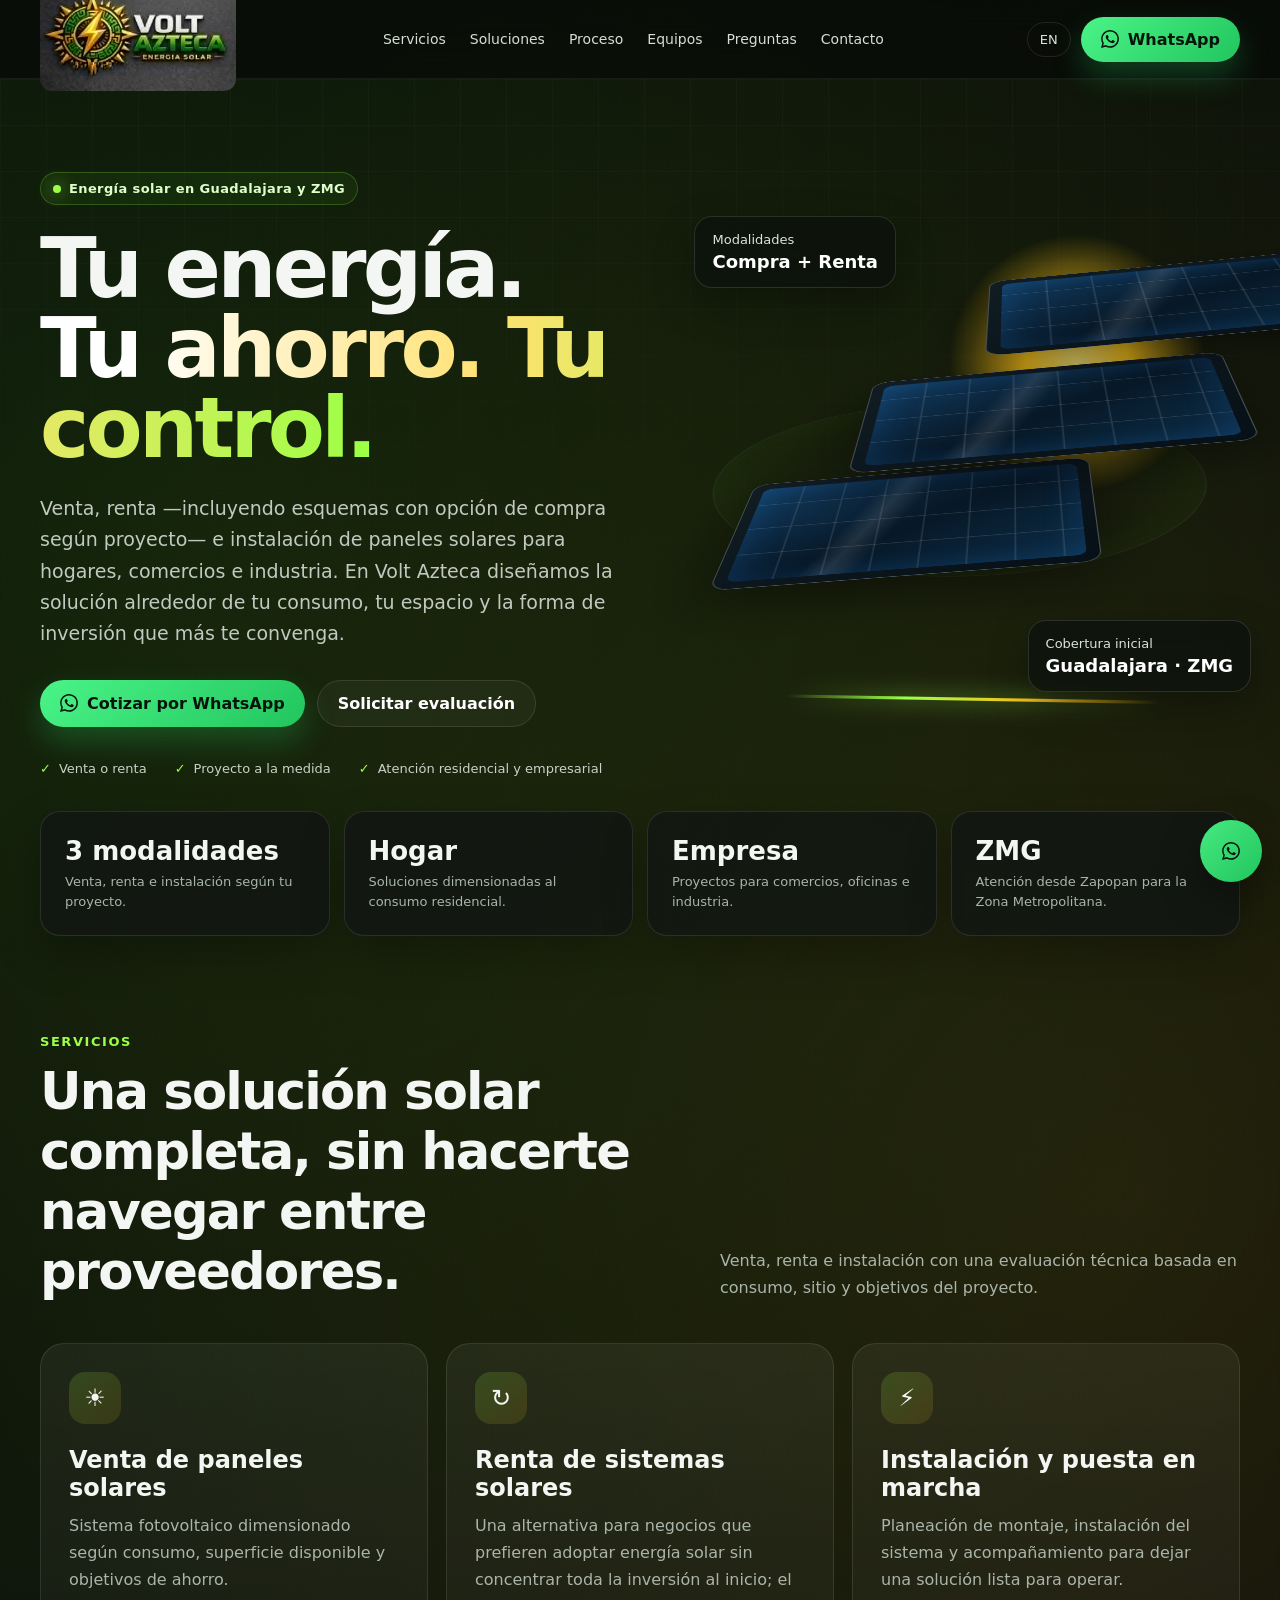
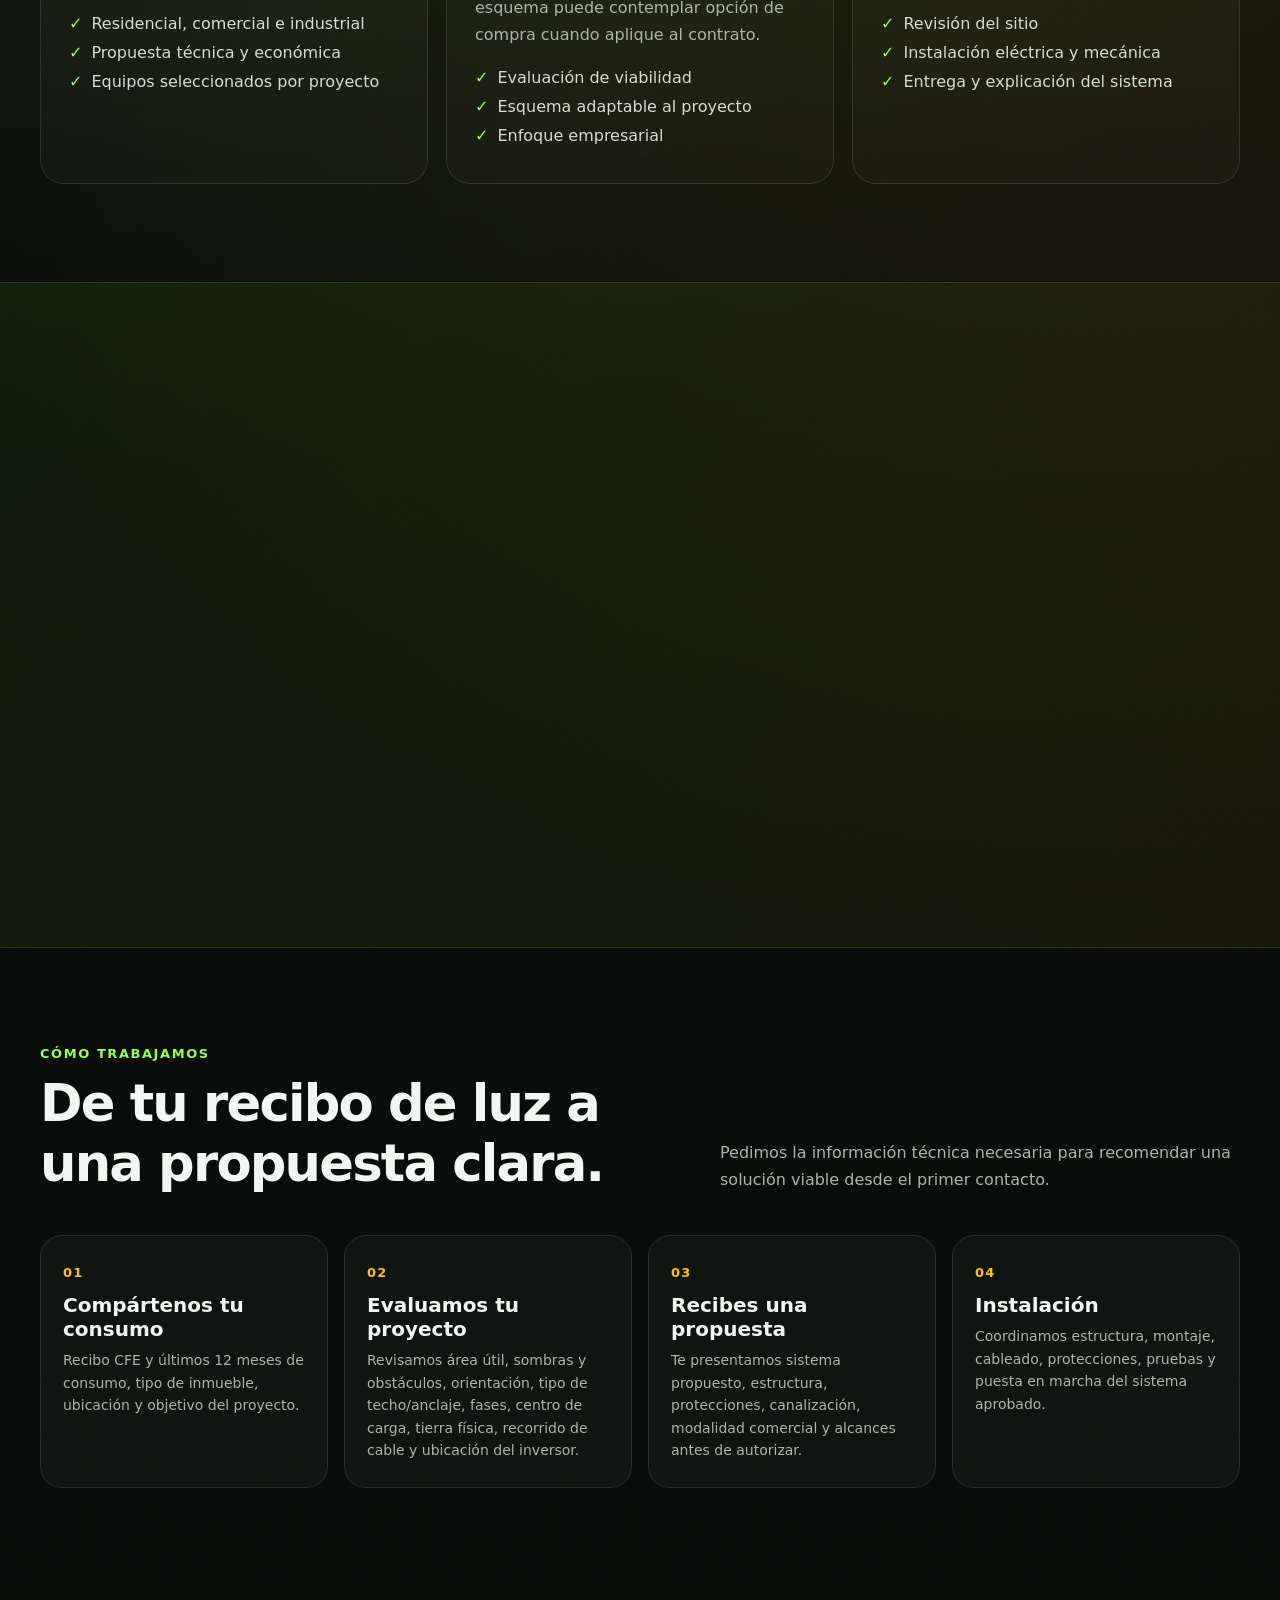
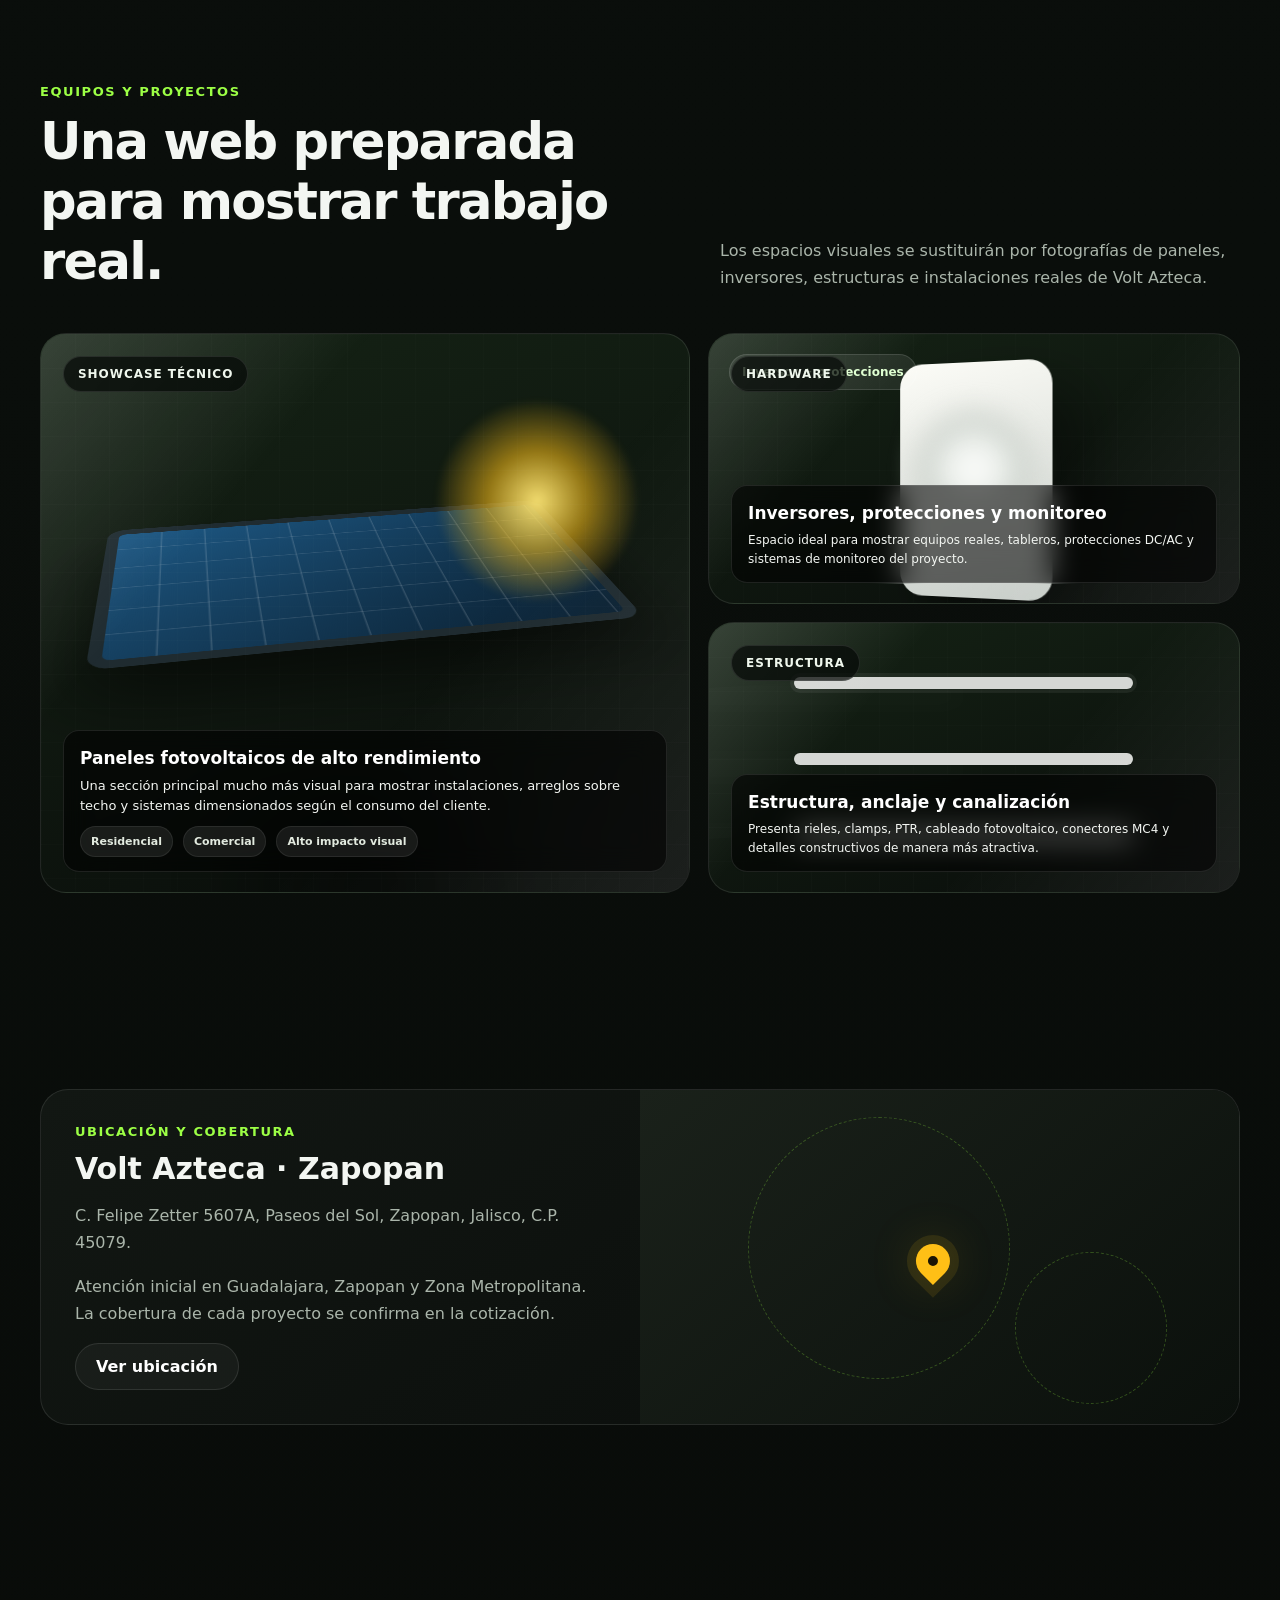
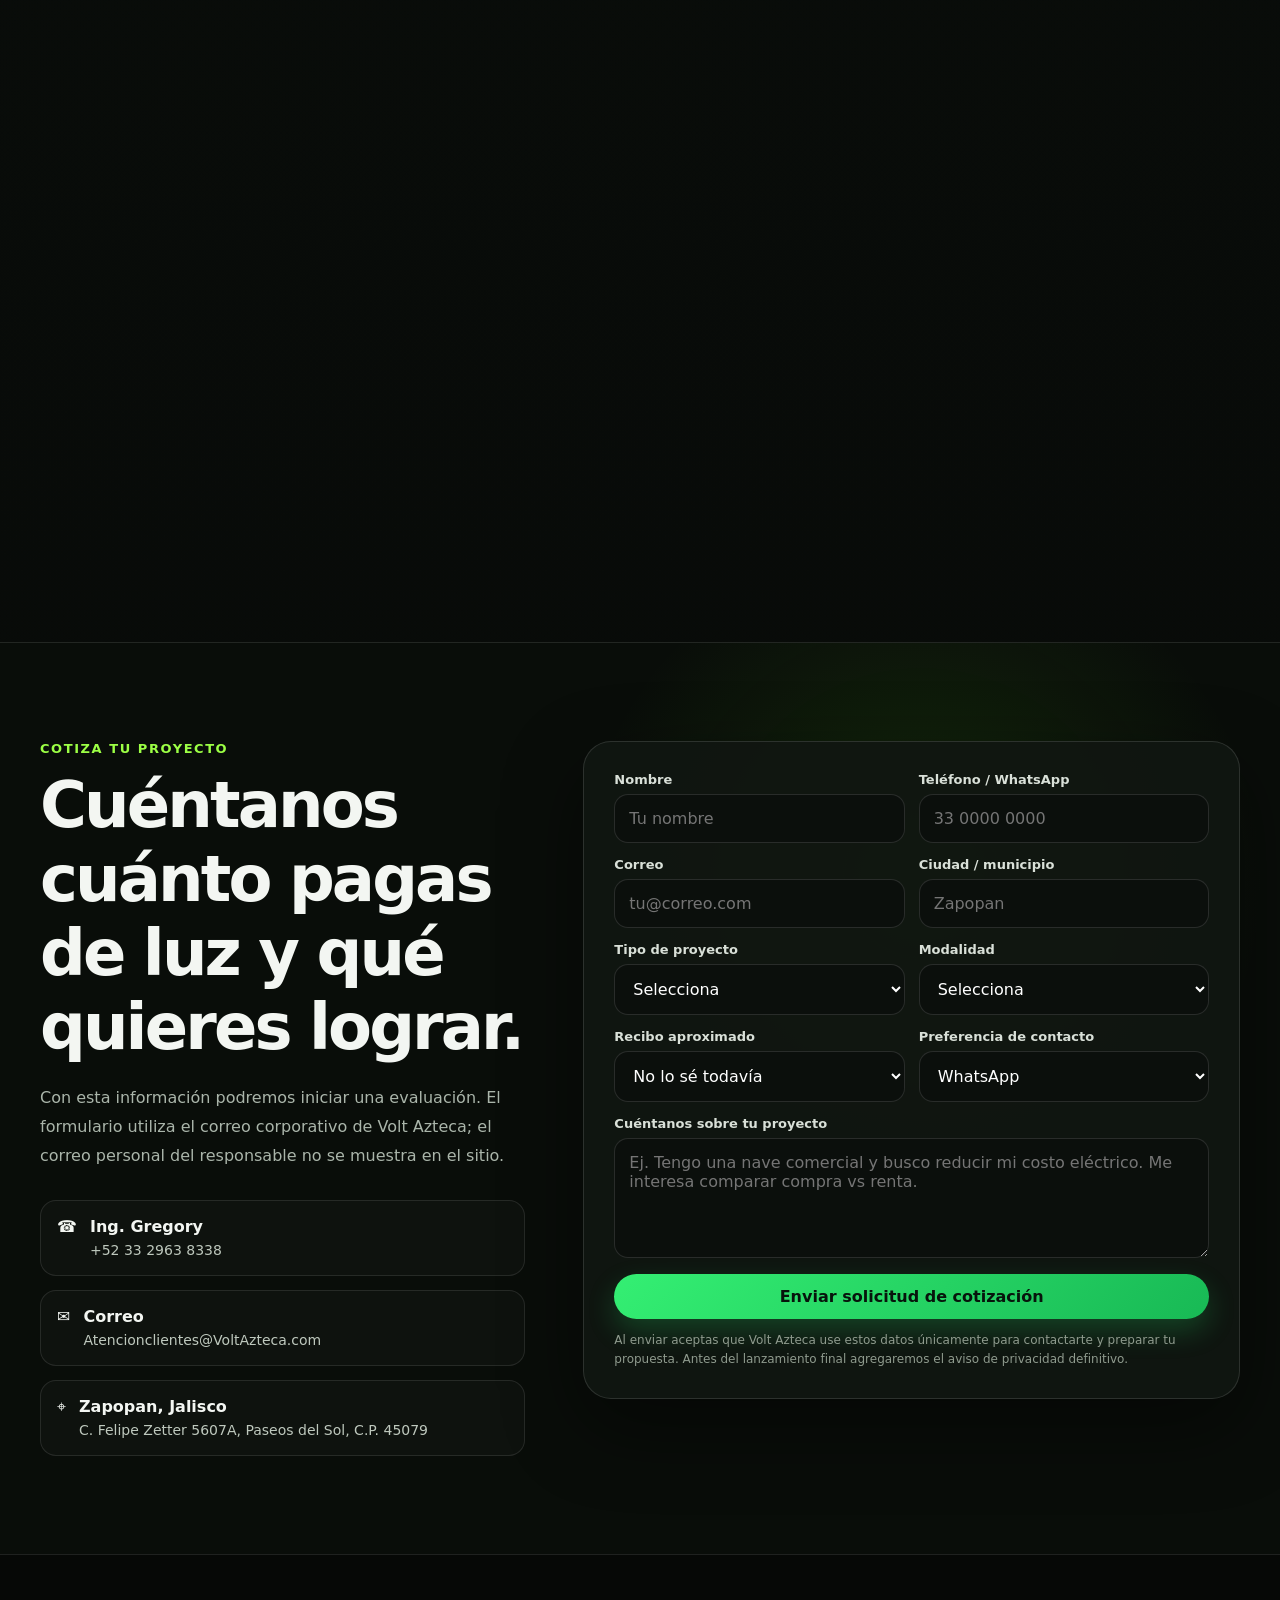
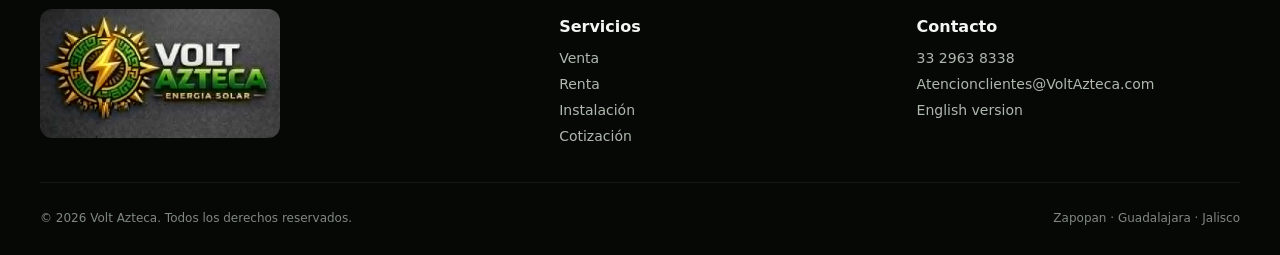
<file: index.html>
<!doctype html><html lang="es"><head><meta charset="utf-8"><meta name="viewport" content="width=device-width,initial-scale=1"><title>Volt Azteca | Energía Solar en Guadalajara</title><meta name="robots" content="index,follow"><link rel="canonical" href="https://gregory95214.github.io/volt-azteca-web/es/"><meta http-equiv="refresh" content="0; url=./es/"><script>location.replace('./es/')</script></head><body><p>Ir a <a href="./es/">Volt Azteca en español</a>.</p></body></html>
</file>
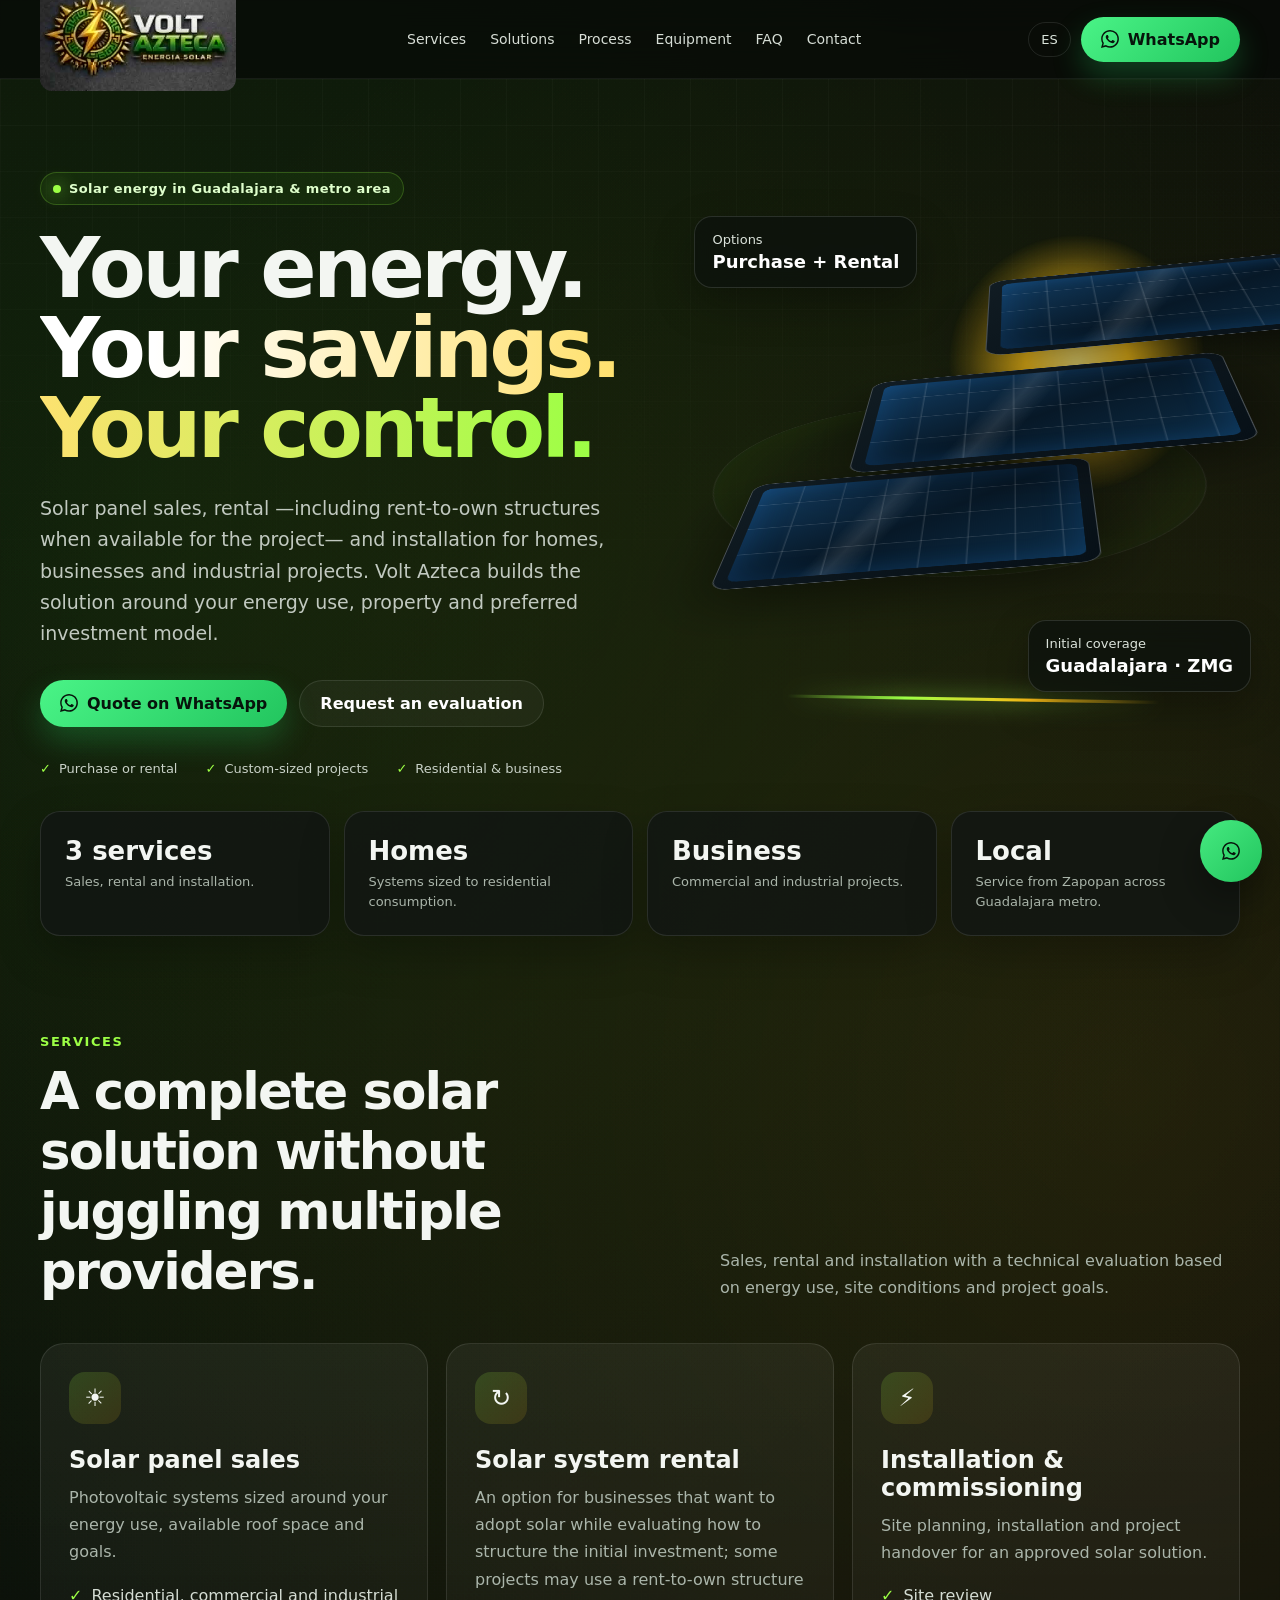
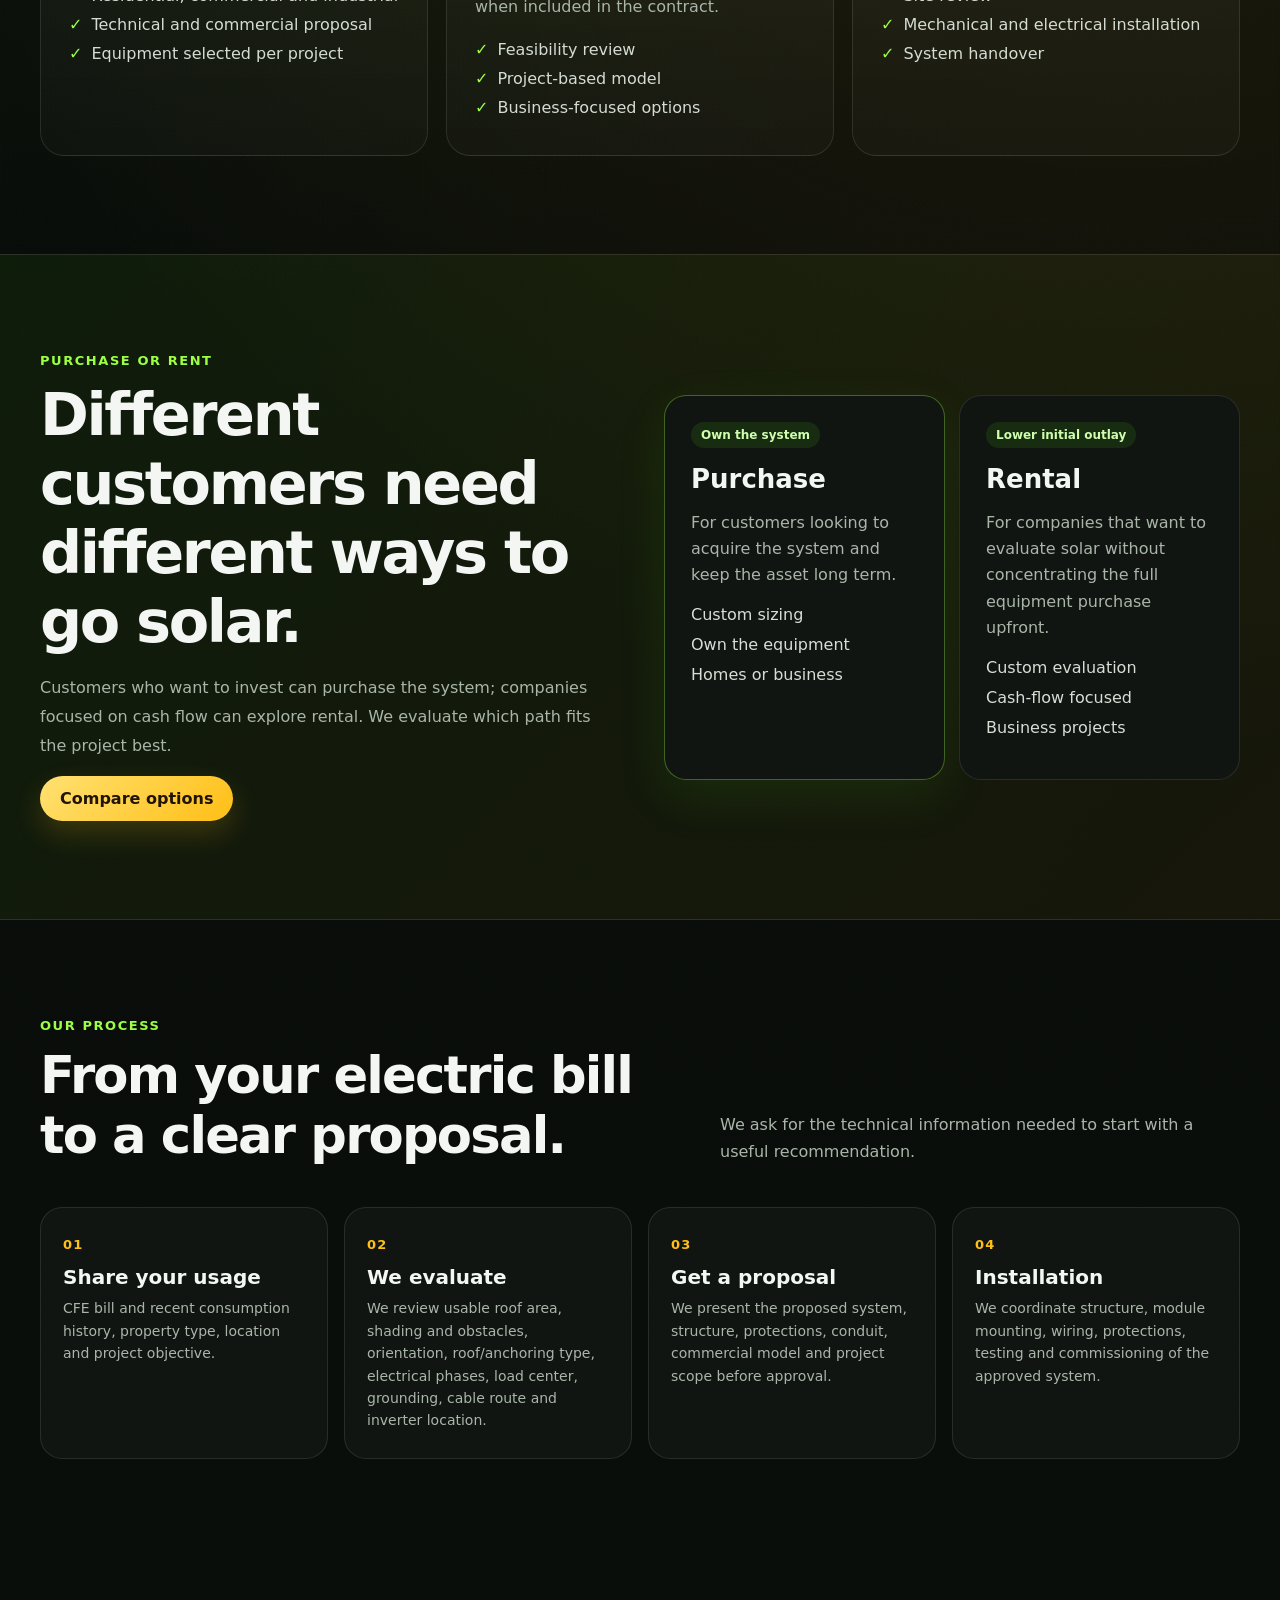
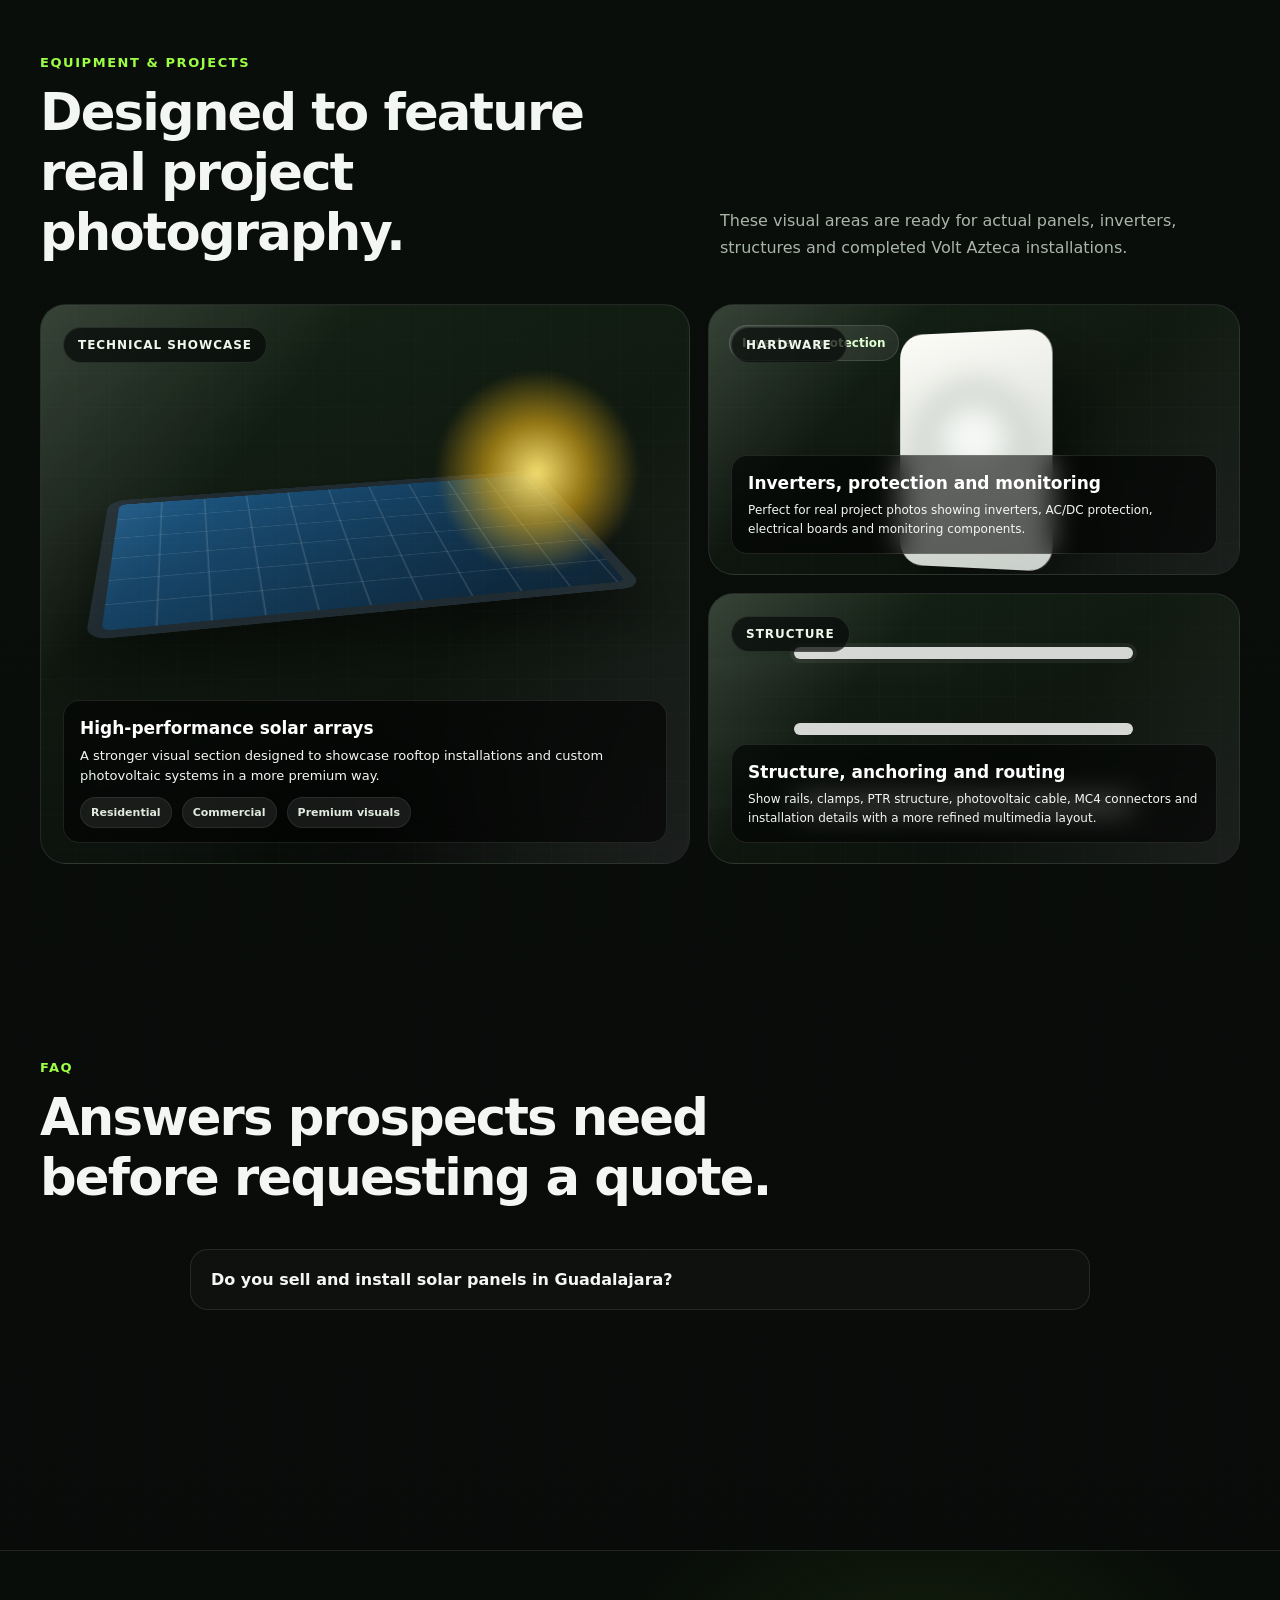
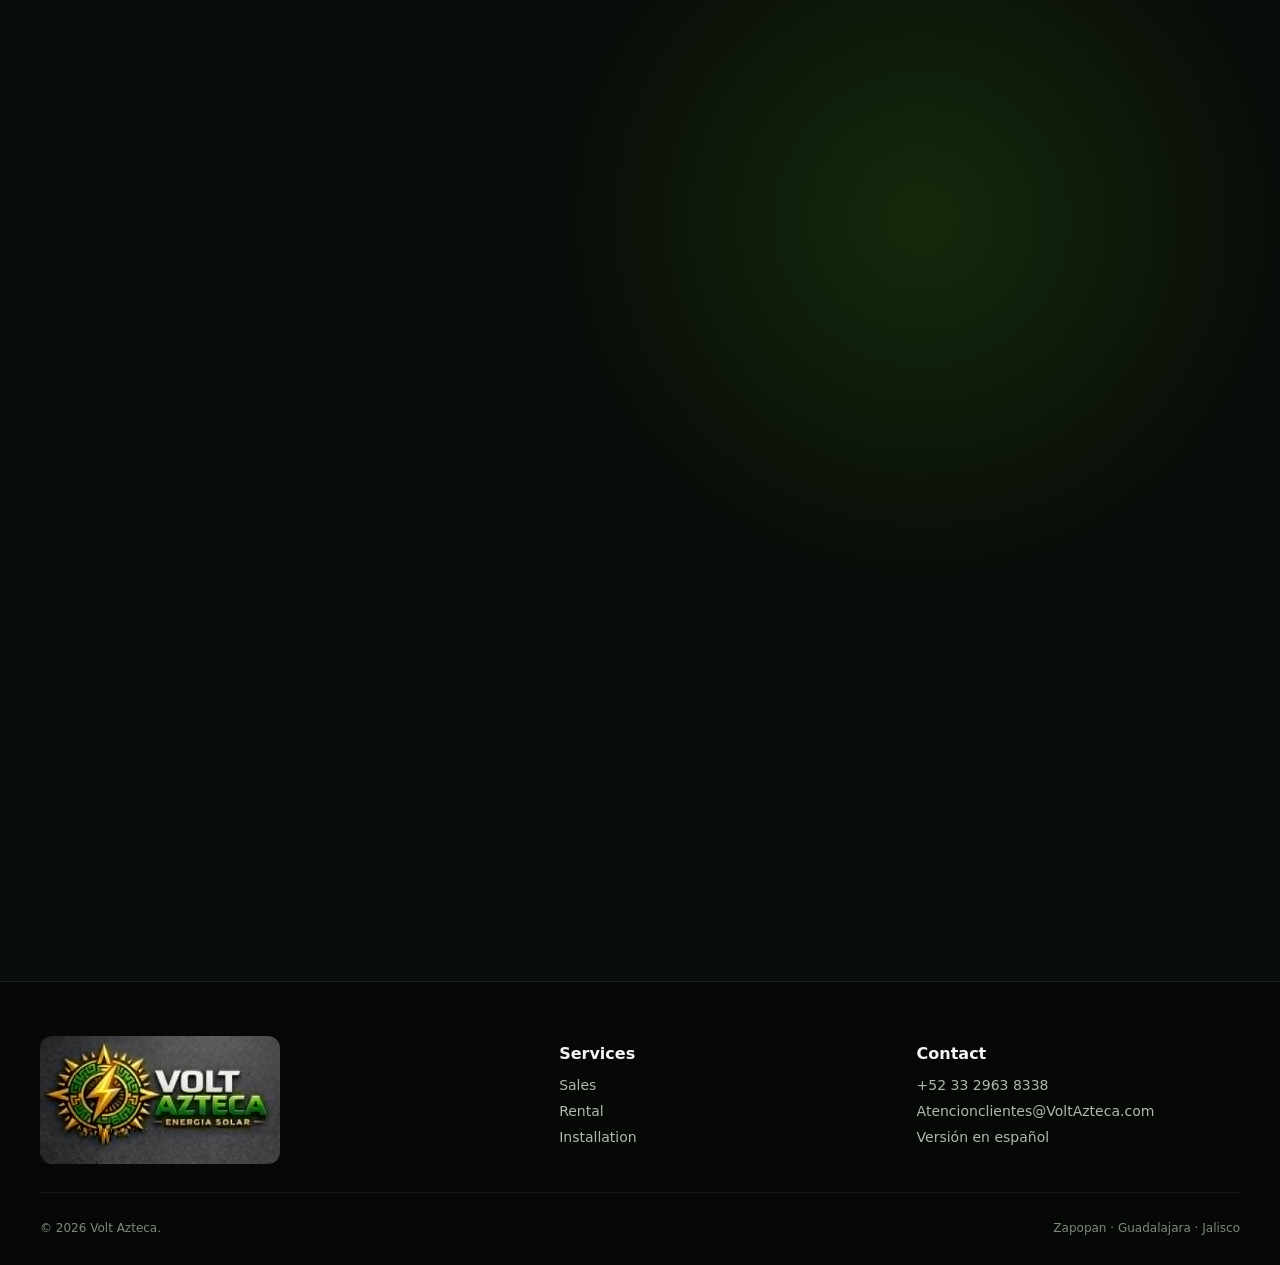
<file: en/index.html>
<!doctype html>
<html lang="en">
<head>
<meta charset="utf-8"><meta name="viewport" content="width=device-width,initial-scale=1">
<title>Solar Panels in Guadalajara | Sales, Rental & Installation | Volt Azteca</title>
<meta name="description" content="Volt Azteca provides solar panel sales, rental and installation in Guadalajara, Zapopan and the metro area for homes, businesses and industrial projects.">
<meta name="theme-color" content="#080a09"><meta name="robots" content="index,follow,max-image-preview:large">
<link rel="canonical" href="https://gregory95214.github.io/volt-azteca-web/en/"><link rel="alternate" hreflang="es-MX" href="https://gregory95214.github.io/volt-azteca-web/es/"><link rel="alternate" hreflang="en" href="https://gregory95214.github.io/volt-azteca-web/en/"><link rel="alternate" hreflang="x-default" href="https://gregory95214.github.io/volt-azteca-web/es/">
<meta property="og:type" content="website"><meta property="og:title" content="Volt Azteca — Solar Energy in Guadalajara"><meta property="og:description" content="Solar panel sales, rental and installation for homes and businesses."><meta property="og:image" content="https://gregory95214.github.io/volt-azteca-web/assets/og-volt-azteca.jpg"><meta property="og:locale" content="en_US"><link rel="preload" href="../assets/volt-azteca-logo.jpg" as="image"><link rel="stylesheet" href="../assets/styles.css?v=20261006-2">
<script type="application/ld+json">{"@context":"https://schema.org","@type":"LocalBusiness","name":"Volt Azteca","description":"Solar energy system sales, rental and installation in Guadalajara and the metro area.","url":"https://gregory95214.github.io/volt-azteca-web/en/","image":"https://gregory95214.github.io/volt-azteca-web/assets/og-volt-azteca.jpg","telephone":"+52 33 2963 8338","email":"Atencionclientes@VoltAzteca.com","address":{"@type":"PostalAddress","streetAddress":"C. Felipe Zetter 5607A","addressLocality":"Zapopan","addressRegion":"Jalisco","postalCode":"45079","addressCountry":"MX"},"areaServed":["Guadalajara","Zapopan","Jalisco"]}</script>
</head>
<body><a class="skip" href="#content">Skip to content</a><header class="site-header"><div class="container nav"><a class="brand" href="#home"><img src="../assets/volt-azteca-logo.jpg" alt="Volt Azteca Solar Energy"></a><nav class="nav-links"><a href="#services">Services</a><a href="#solutions">Solutions</a><a href="#process">Process</a><a href="#equipment">Equipment</a><a href="#faq">FAQ</a><a href="#contact">Contact</a></nav><div class="nav-actions"><a class="lang-link" href="../es/" hreflang="es-MX">ES</a><a class="btn btn-primary btn-whatsapp" href="https://wa.me/523329638338?text=Hello%20Volt%20Azteca%2C%20I%20want%20a%20solar%20quote" rel="noopener" data-track="nav_whatsapp"><span class="btn-icon" aria-hidden="true"><svg viewBox="0 0 24 24"><path d="M20.52 3.48A11.86 11.86 0 0 0 12.06 0C5.53 0 .22 5.31.22 11.84c0 2.08.54 4.1 1.57 5.88L0 24l6.45-1.69a11.8 11.8 0 0 0 5.61 1.43h.01c6.52 0 11.83-5.31 11.83-11.84 0-3.16-1.23-6.13-3.38-8.42Zm-8.46 18.26h-.01a9.84 9.84 0 0 1-5.01-1.37l-.36-.21-3.83 1 1.02-3.73-.23-.38a9.8 9.8 0 0 1-1.51-5.21C2.13 6.42 6.65 1.9 12.06 1.9c2.63 0 5.1 1.02 6.96 2.89a9.77 9.77 0 0 1 2.88 6.96c0 5.42-4.42 9.99-9.84 9.99Zm5.4-7.42c-.29-.15-1.72-.85-1.99-.95-.26-.1-.45-.15-.64.15-.19.29-.74.95-.9 1.14-.17.19-.34.22-.63.07-.29-.15-1.24-.46-2.36-1.48-.87-.77-1.45-1.73-1.62-2.02-.17-.29-.02-.45.13-.6.14-.14.29-.34.43-.5.14-.17.19-.29.29-.48.1-.19.05-.36-.02-.5-.07-.15-.64-1.55-.88-2.12-.23-.55-.46-.48-.64-.49h-.55c-.19 0-.5.07-.76.36-.26.29-1 1-.99 2.44 0 1.44 1.04 2.83 1.19 3.03.14.19 2.05 3.13 5.06 4.39.71.31 1.26.49 1.69.63.71.22 1.36.19 1.87.12.57-.09 1.72-.7 1.97-1.37.24-.67.24-1.25.17-1.37-.07-.12-.26-.19-.55-.34Z"></path></svg></span>WhatsApp</a><button class="mobile-menu" aria-label="Open menu" aria-expanded="false">☰</button></div></div><nav class="mobile-panel" style="display:none"><a href="#services">Services</a><a href="#solutions">Solutions</a><a href="#process">Process</a><a href="#equipment">Equipment</a><a href="#contact">Quote</a><a href="../es/">Español</a></nav></header>
<main id="content"><section class="hero" id="home"><div class="container hero-grid"><div><span class="eyebrow"><span class="eyebrow-dot"></span>Solar energy in Guadalajara & metro area</span><h1>Your energy. <span class="gradient-text">Your savings. Your control.</span></h1><p>Solar panel sales, rental —including rent-to-own structures when available for the project— and installation for homes, businesses and industrial projects. Volt Azteca builds the solution around your energy use, property and preferred investment model.</p><div class="hero-actions"><a class="btn btn-primary btn-whatsapp" href="https://wa.me/523329638338?text=Hello%20Volt%20Azteca%2C%20I%20want%20a%20solar%20quote" rel="noopener" data-track="hero_whatsapp_primary"><span class="btn-icon" aria-hidden="true"><svg viewBox="0 0 24 24"><path d="M20.52 3.48A11.86 11.86 0 0 0 12.06 0C5.53 0 .22 5.31.22 11.84c0 2.08.54 4.1 1.57 5.88L0 24l6.45-1.69a11.8 11.8 0 0 0 5.61 1.43h.01c6.52 0 11.83-5.31 11.83-11.84 0-3.16-1.23-6.13-3.38-8.42Zm-8.46 18.26h-.01a9.84 9.84 0 0 1-5.01-1.37l-.36-.21-3.83 1 1.02-3.73-.23-.38a9.8 9.8 0 0 1-1.51-5.21C2.13 6.42 6.65 1.9 12.06 1.9c2.63 0 5.1 1.02 6.96 2.89a9.77 9.77 0 0 1 2.88 6.96c0 5.42-4.42 9.99-9.84 9.99Zm5.4-7.42c-.29-.15-1.72-.85-1.99-.95-.26-.1-.45-.15-.64.15-.19.29-.74.95-.9 1.14-.17.19-.34.22-.63.07-.29-.15-1.24-.46-2.36-1.48-.87-.77-1.45-1.73-1.62-2.02-.17-.29-.02-.45.13-.6.14-.14.29-.34.43-.5.14-.17.19-.29.29-.48.1-.19.05-.36-.02-.5-.07-.15-.64-1.55-.88-2.12-.23-.55-.46-.48-.64-.49h-.55c-.19 0-.5.07-.76.36-.26.29-1 1-.99 2.44 0 1.44 1.04 2.83 1.19 3.03.14.19 2.05 3.13 5.06 4.39.71.31 1.26.49 1.69.63.71.22 1.36.19 1.87.12.57-.09 1.72-.7 1.97-1.37.24-.67.24-1.25.17-1.37-.07-.12-.26-.19-.55-.34Z"></path></svg></span>Quote on WhatsApp</a><a class="btn btn-ghost" href="#contact" data-track="hero_form">Request an evaluation</a></div><div class="trust-row"><span class="trust-item"><span class="check">✓</span>Purchase or rental</span><span class="trust-item"><span class="check">✓</span>Custom-sized projects</span><span class="trust-item"><span class="check">✓</span>Residential & business</span></div></div><div class="hero-visual" aria-hidden="true"><div class="sun-glow"></div><div class="orbit"></div><div class="solar-stage"><div class="panel p1"></div><div class="panel p2"></div><div class="panel p3"></div><div class="energy-line"></div></div><div class="floating-card fc1">Options<b>Purchase + Rental</b></div><div class="floating-card fc2">Initial coverage<b>Guadalajara · ZMG</b></div></div></div></section>
<div class="container stats reveal"><div class="stat"><strong>3 services</strong><span>Sales, rental and installation.</span></div><div class="stat"><strong>Homes</strong><span>Systems sized to residential consumption.</span></div><div class="stat"><strong>Business</strong><span>Commercial and industrial projects.</span></div><div class="stat"><strong>Local</strong><span>Service from Zapopan across Guadalajara metro.</span></div></div>
<section id="services"><div class="container"><div class="section-head reveal"><div><div class="kicker">Services</div><h2>A complete solar solution without juggling multiple providers.</h2></div><p>Sales, rental and installation with a technical evaluation based on energy use, site conditions and project goals.</p></div><div class="cards"><article class="card reveal"><div class="card-icon">☀</div><h3>Solar panel sales</h3><p>Photovoltaic systems sized around your energy use, available roof space and goals.</p><ul><li>Residential, commercial and industrial</li><li>Technical and commercial proposal</li><li>Equipment selected per project</li></ul></article><article class="card reveal"><div class="card-icon">↻</div><h3>Solar system rental</h3><p>An option for businesses that want to adopt solar while evaluating how to structure the initial investment; some projects may use a rent-to-own structure when included in the contract.</p><ul><li>Feasibility review</li><li>Project-based model</li><li>Business-focused options</li></ul></article><article class="card reveal"><div class="card-icon">⚡</div><h3>Installation & commissioning</h3><p>Site planning, installation and project handover for an approved solar solution.</p><ul><li>Site review</li><li>Mechanical and electrical installation</li><li>System handover</li></ul></article></div></div></section>
<section class="solution-band" id="solutions"><div class="container split"><div class="reveal"><div class="kicker">Purchase or rent</div><h2 style="font-size:clamp(36px,4.6vw,60px);letter-spacing:-.04em;margin:0 0 18px">Different customers need different ways to go solar.</h2><p style="color:var(--muted);line-height:1.8">Customers who want to invest can purchase the system; companies focused on cash flow can explore rental. We evaluate which path fits the project best.</p><a class="btn btn-gold" href="#contact" data-track="compare_quote">Compare options</a></div><div class="compare reveal"><article class="compare-card featured"><span class="tag">Own the system</span><h3>Purchase</h3><p>For customers looking to acquire the system and keep the asset long term.</p><ul><li>Custom sizing</li><li>Own the equipment</li><li>Homes or business</li></ul></article><article class="compare-card"><span class="tag">Lower initial outlay</span><h3>Rental</h3><p>For companies that want to evaluate solar without concentrating the full equipment purchase upfront.</p><ul><li>Custom evaluation</li><li>Cash-flow focused</li><li>Business projects</li></ul></article></div></div></section>
<section id="process"><div class="container"><div class="section-head reveal"><div><div class="kicker">Our process</div><h2>From your electric bill to a clear proposal.</h2></div><p>We ask for the technical information needed to start with a useful recommendation.</p></div><div class="process"><article class="step reveal"><h3>Share your usage</h3><p>CFE bill and recent consumption history, property type, location and project objective.</p></article><article class="step reveal"><h3>We evaluate</h3><p>We review usable roof area, shading and obstacles, orientation, roof/anchoring type, electrical phases, load center, grounding, cable route and inverter location.</p></article><article class="step reveal"><h3>Get a proposal</h3><p>We present the proposed system, structure, protections, conduit, commercial model and project scope before approval.</p></article><article class="step reveal"><h3>Installation</h3><p>We coordinate structure, module mounting, wiring, protections, testing and commissioning of the approved system.</p></article></div></div></section>
<section id="equipment"><div class="container"><div class="section-head reveal"><div><div class="kicker">Equipment & projects</div><h2>Designed to feature real project photography.</h2></div><p>These visual areas are ready for actual panels, inverters, structures and completed Volt Azteca installations.</p></div><div class="visual-gallery"><div class="gallery-main reveal"><div class="gallery-badge">Technical showcase</div><div class="equipment-art solar-array"><div class="sun-reflection"></div><div class="media-grid"></div><div class="media-sheen"></div></div><div class="gallery-label"><b>High-performance solar arrays</b>A stronger visual section designed to showcase rooftop installations and custom photovoltaic systems in a more premium way.<div class="gallery-points"><span>Residential</span><span>Commercial</span><span>Premium visuals</span></div></div></div><div class="gallery-stack"><div class="reveal"><div class="gallery-badge">Hardware</div><div class="equipment-art inverter-card"><div class="mini-badge">Inverter + protection</div><div class="media-grid"></div><div class="media-sheen"></div></div><div class="gallery-label"><b>Inverters, protection and monitoring</b>Perfect for real project photos showing inverters, AC/DC protection, electrical boards and monitoring components.</div></div><div class="reveal"><div class="gallery-badge">Structure</div><div class="equipment-art roof-structure"><div class="media-grid"></div><div class="media-sheen"></div></div><div class="gallery-label"><b>Structure, anchoring and routing</b>Show rails, clamps, PTR structure, photovoltaic cable, MC4 connectors and installation details with a more refined multimedia layout.</div></div></div></div></div></section>
<section id="faq"><div class="container"><div class="section-head reveal"><div><div class="kicker">FAQ</div><h2>Answers prospects need before requesting a quote.</h2></div></div><div class="faq"><details class="reveal"><summary>Do you sell and install solar panels in Guadalajara?</summary><p>Yes. Volt Azteca offers solar panel sales and installation from Zapopan across Guadalajara and the metro area, subject to project review.</p></details><details class="reveal"><summary>Do you offer solar panel rental?</summary><p>Yes. Rental is quoted case by case, especially for business projects. Depending on the contract, a rent-to-own structure may be available.</p></details><details class="reveal"><summary>What do you need to prepare a quote?</summary><p>Your city, property type, approximate electric bill and whether you prefer purchase or rental. A recent CFE bill helps us size the proposal.</p></details></div></div></section>
<section class="quote-section" id="contact"><div class="container quote-grid"><div class="quote-copy reveal"><div class="kicker">Request a quote</div><h2>Tell us what you pay for electricity and what you want to achieve.</h2><p>The form uses Volt Azteca's public business email. The private recipient address is not exposed on the site.</p><div class="contact-list"><div class="contact-item"><div>☎</div><div><strong>Eng. Gregory</strong><a href="tel:+523329638338">+52 33 2963 8338</a></div></div><div class="contact-item"><div>✉</div><div><strong>Email</strong><a href="mailto:Atencionclientes@VoltAzteca.com">Atencionclientes@VoltAzteca.com</a></div></div><div class="contact-item"><div>⌖</div><div><strong>Zapopan, Jalisco</strong><span>C. Felipe Zetter 5607A, Paseos del Sol, 45079</span></div></div></div></div><form class="form-card reveal" id="lead-form" action="https://formsubmit.co/Atencionclientes@VoltAzteca.com" method="POST"><input type="hidden" name="_subject" value="New quote request from Volt Azteca"><input type="hidden" name="_captcha" value="false"><input type="hidden" name="_template" value="table"><input type="text" name="_honey" style="display:none" tabindex="-1"><div class="form-grid"><div class="field"><label for="name">Name</label><input id="name" name="name" required></div><div class="field"><label for="phone">Phone / WhatsApp</label><input id="phone" name="phone" required></div><div class="field"><label for="email">Email</label><input id="email" name="email" type="email" required></div><div class="field"><label for="city">City</label><input id="city" name="city" required></div><div class="field"><label for="project">Project type</label><select id="project" name="project_type" required><option value="">Select</option><option>Home</option><option>Commercial / office</option><option>Industrial</option><option>Other</option></select></div><div class="field"><label for="model">Model</label><select id="model" name="model" required><option value="">Select</option><option>Purchase</option><option>Rental / rent-to-own</option><option>Compare both</option></select></div><div class="field full"><label for="message">Project details</label><textarea id="message" name="message"></textarea></div></div><button class="btn btn-primary" type="submit">Send quote request</button><p class="form-note">By submitting, you agree that Volt Azteca may use this information to contact you regarding this quote. A final privacy notice will be added before the full production launch.</p></form></div></section></main>
<footer><div class="container"><div class="footer-grid"><div class="footer-brand"><img src="../assets/volt-azteca-logo.jpg" alt="Volt Azteca"></div><div class="footer-col"><h4>Services</h4><a href="#services">Sales</a><a href="#services">Rental</a><a href="#services">Installation</a></div><div class="footer-col"><h4>Contact</h4><a href="tel:+523329638338">+52 33 2963 8338</a><a href="mailto:Atencionclientes@VoltAzteca.com">Atencionclientes@VoltAzteca.com</a><a href="../es/">Versión en español</a></div></div><div class="copyright"><span>© <span data-year></span> Volt Azteca.</span><span>Zapopan · Guadalajara · Jalisco</span></div></div></footer><a class="whatsapp-float" href="https://wa.me/523329638338?text=Hello%20Volt%20Azteca%2C%20I%20want%20solar%20information" aria-label="WhatsApp" rel="noopener" data-track="floating_whatsapp"><span class="btn-icon" aria-hidden="true"><svg viewBox="0 0 24 24"><path d="M20.52 3.48A11.86 11.86 0 0 0 12.06 0C5.53 0 .22 5.31.22 11.84c0 2.08.54 4.1 1.57 5.88L0 24l6.45-1.69a11.8 11.8 0 0 0 5.61 1.43h.01c6.52 0 11.83-5.31 11.83-11.84 0-3.16-1.23-6.13-3.38-8.42Zm-8.46 18.26h-.01a9.84 9.84 0 0 1-5.01-1.37l-.36-.21-3.83 1 1.02-3.73-.23-.38a9.8 9.8 0 0 1-1.51-5.21C2.13 6.42 6.65 1.9 12.06 1.9c2.63 0 5.1 1.02 6.96 2.89a9.77 9.77 0 0 1 2.88 6.96c0 5.42-4.42 9.99-9.84 9.99Zm5.4-7.42c-.29-.15-1.72-.85-1.99-.95-.26-.1-.45-.15-.64.15-.19.29-.74.95-.9 1.14-.17.19-.34.22-.63.07-.29-.15-1.24-.46-2.36-1.48-.87-.77-1.45-1.73-1.62-2.02-.17-.29-.02-.45.13-.6.14-.14.29-.34.43-.5.14-.17.19-.29.29-.48.1-.19.05-.36-.02-.5-.07-.15-.64-1.55-.88-2.12-.23-.55-.46-.48-.64-.49h-.55c-.19 0-.5.07-.76.36-.26.29-1 1-.99 2.44 0 1.44 1.04 2.83 1.19 3.03.14.19 2.05 3.13 5.06 4.39.71.31 1.26.49 1.69.63.71.22 1.36.19 1.87.12.57-.09 1.72-.7 1.97-1.37.24-.67.24-1.25.17-1.37-.07-.12-.26-.19-.55-.34Z"></path></svg></span></a><script src="../assets/site.js?v=20261006-2" defer></script></body></html>
</file>
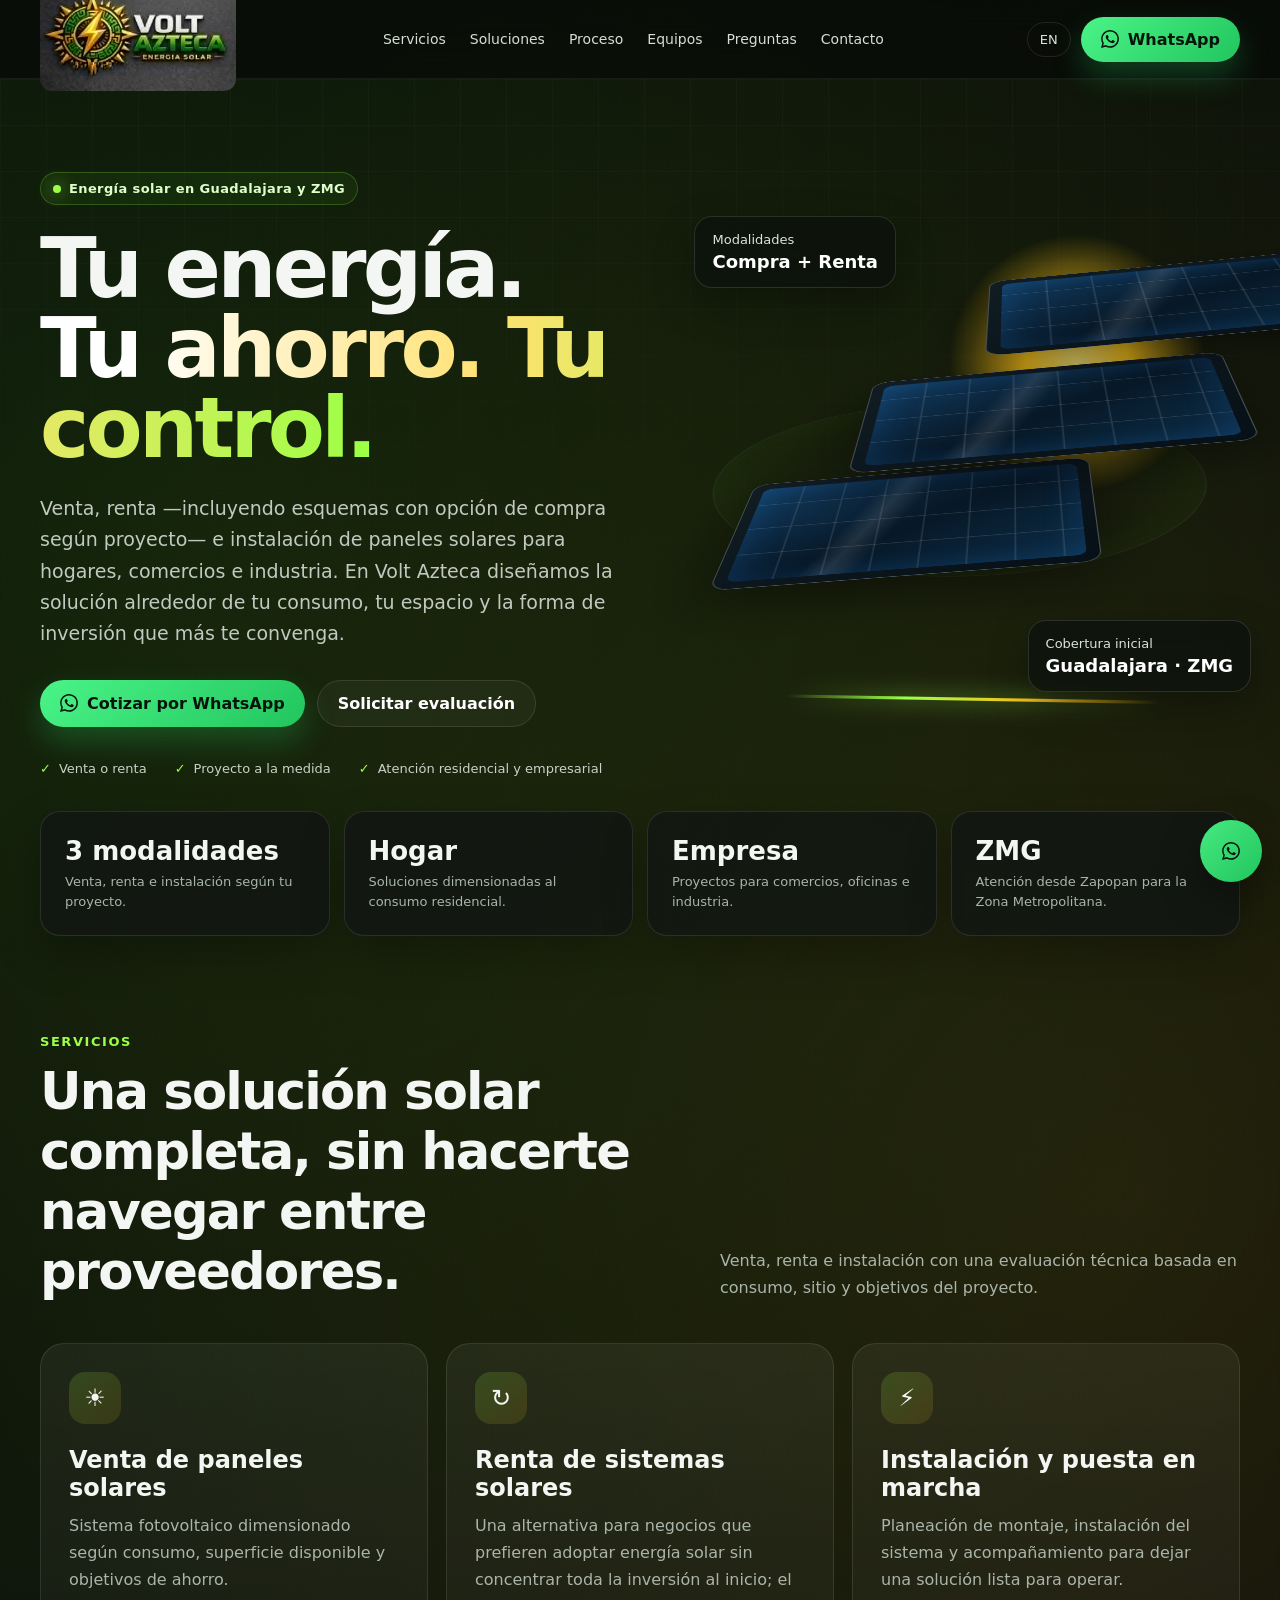
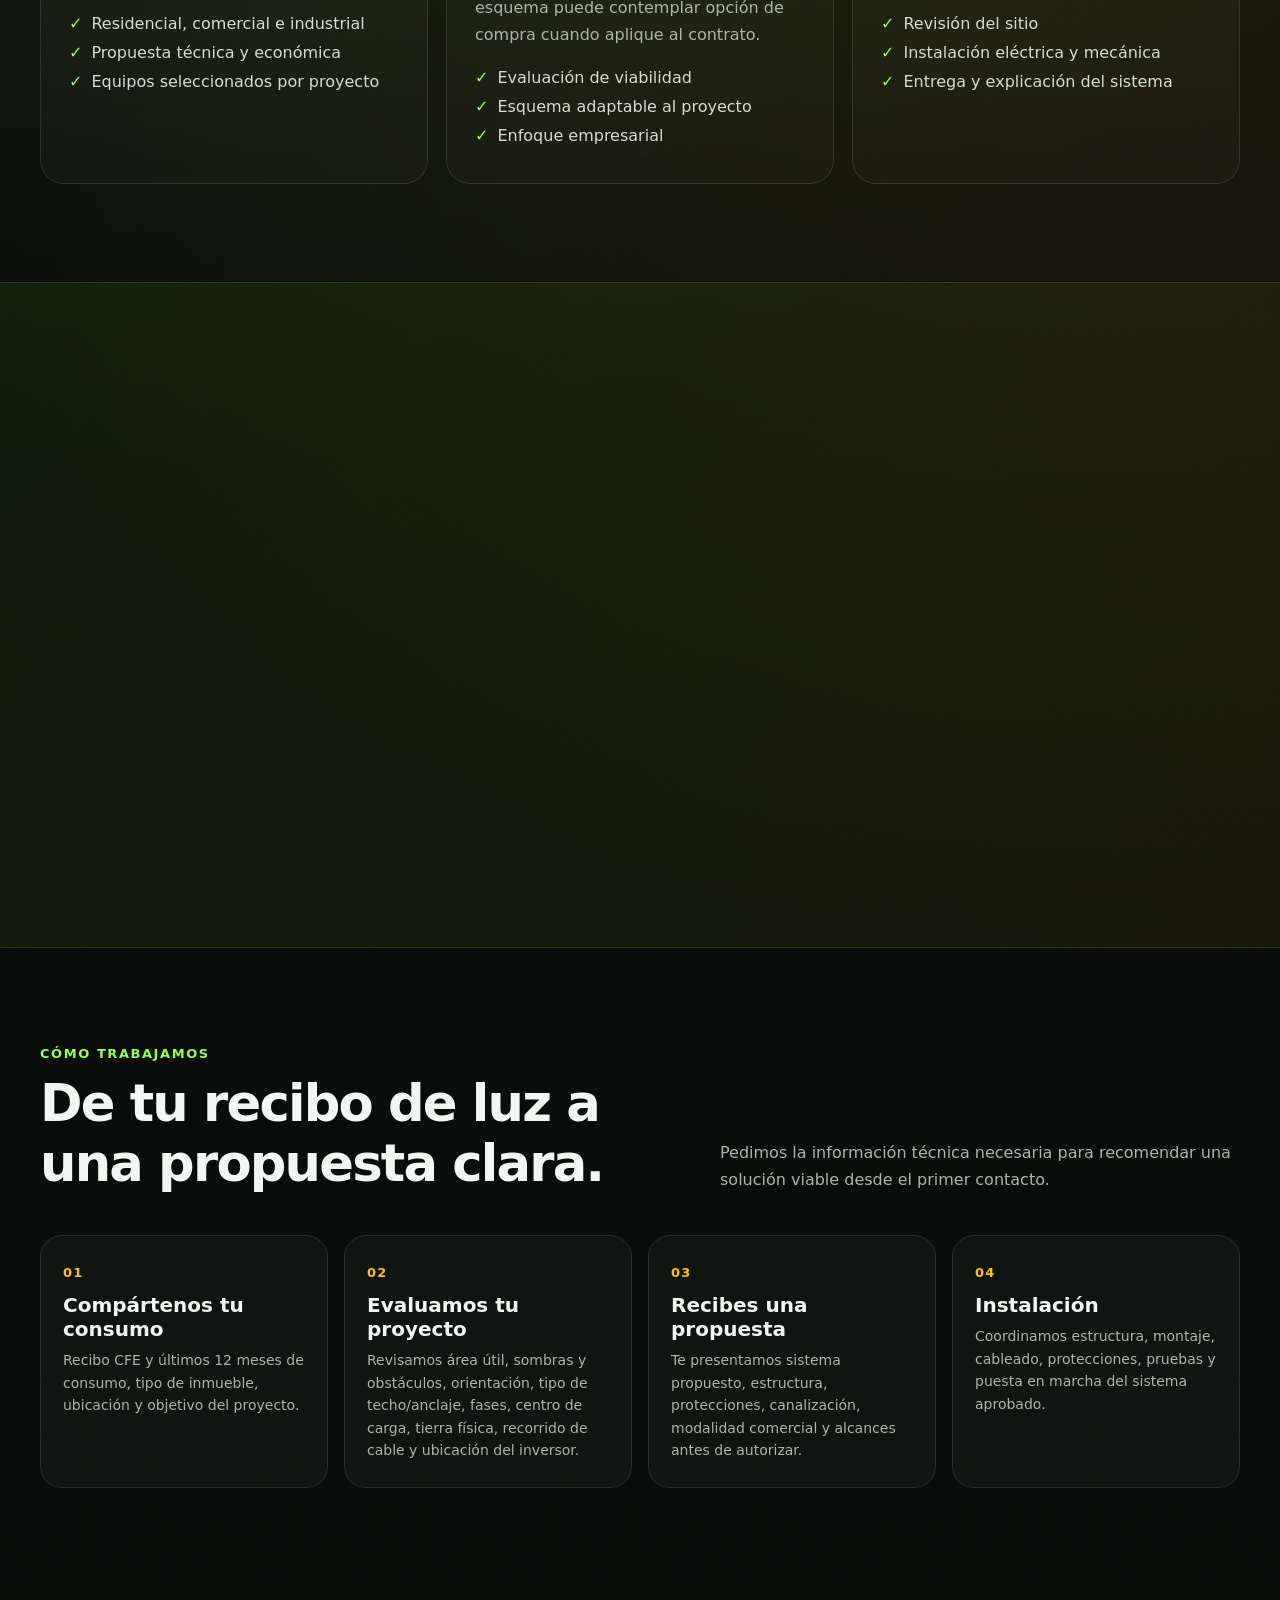
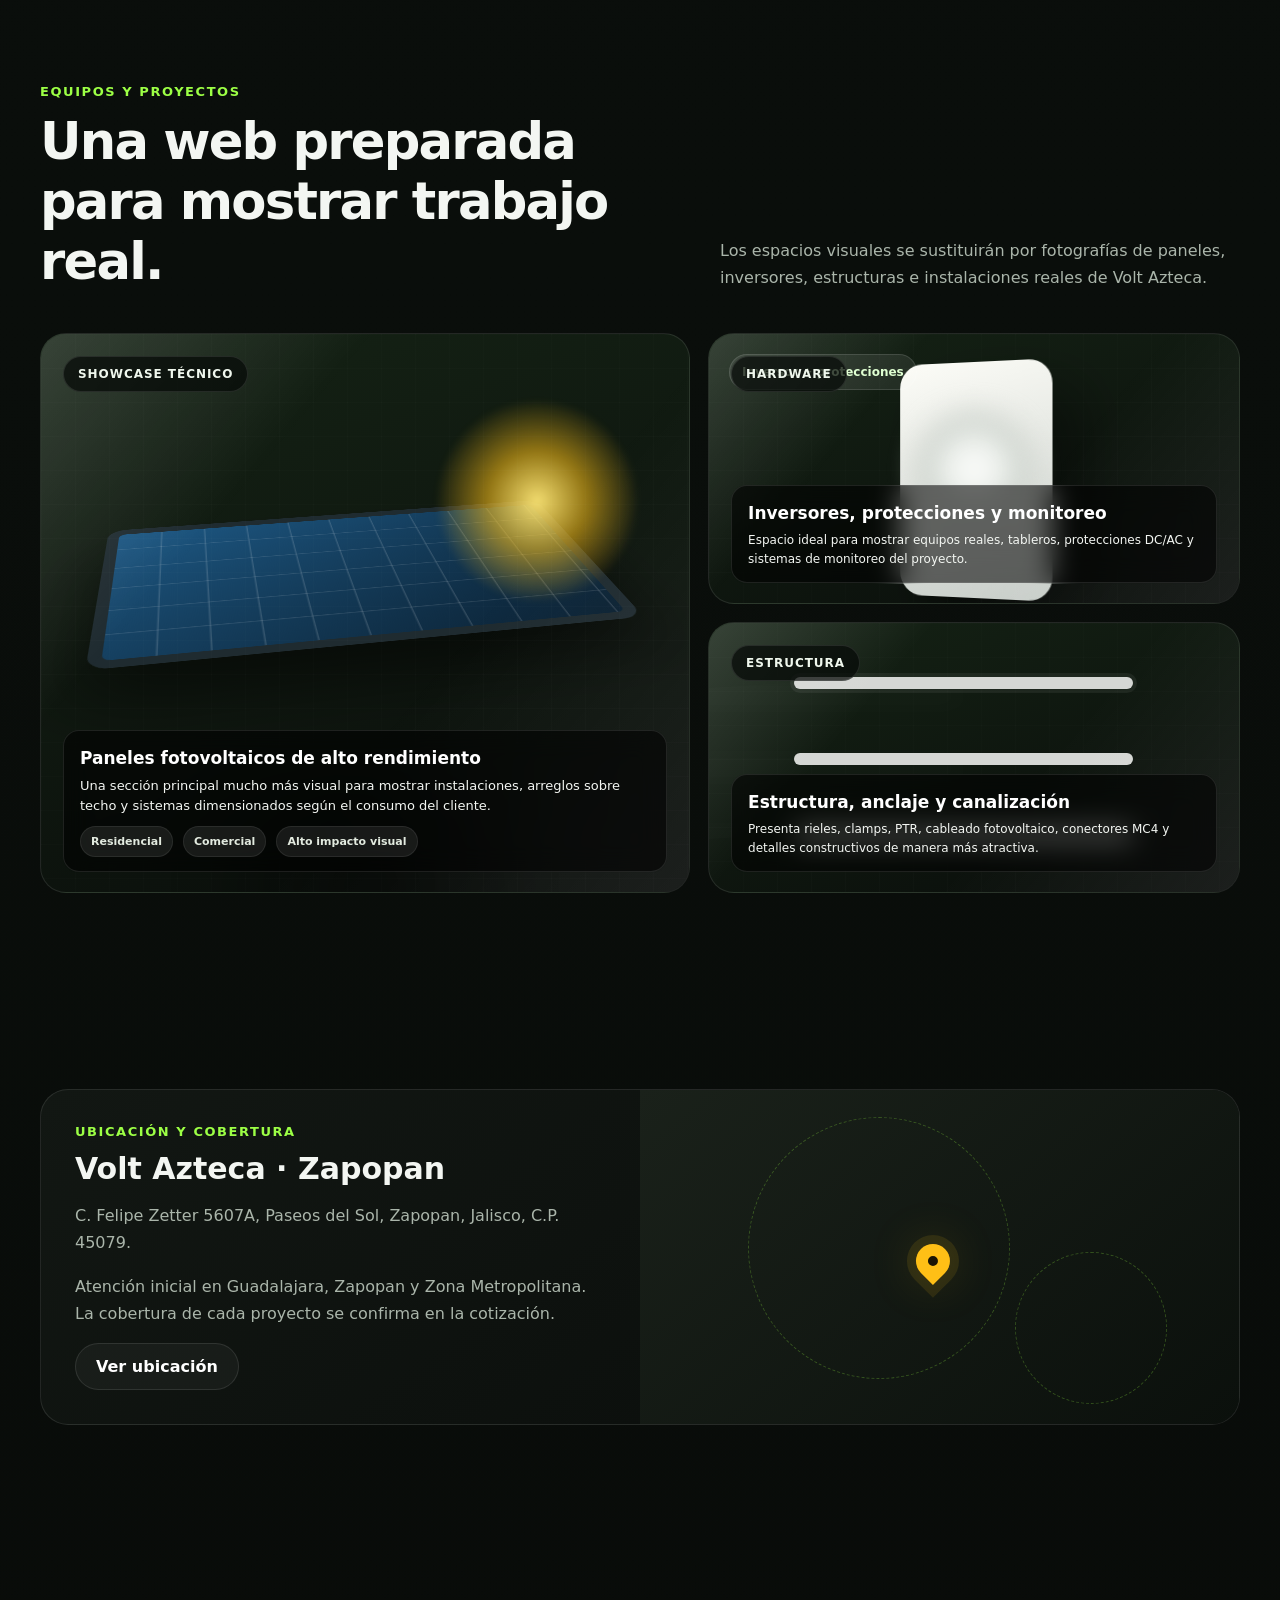
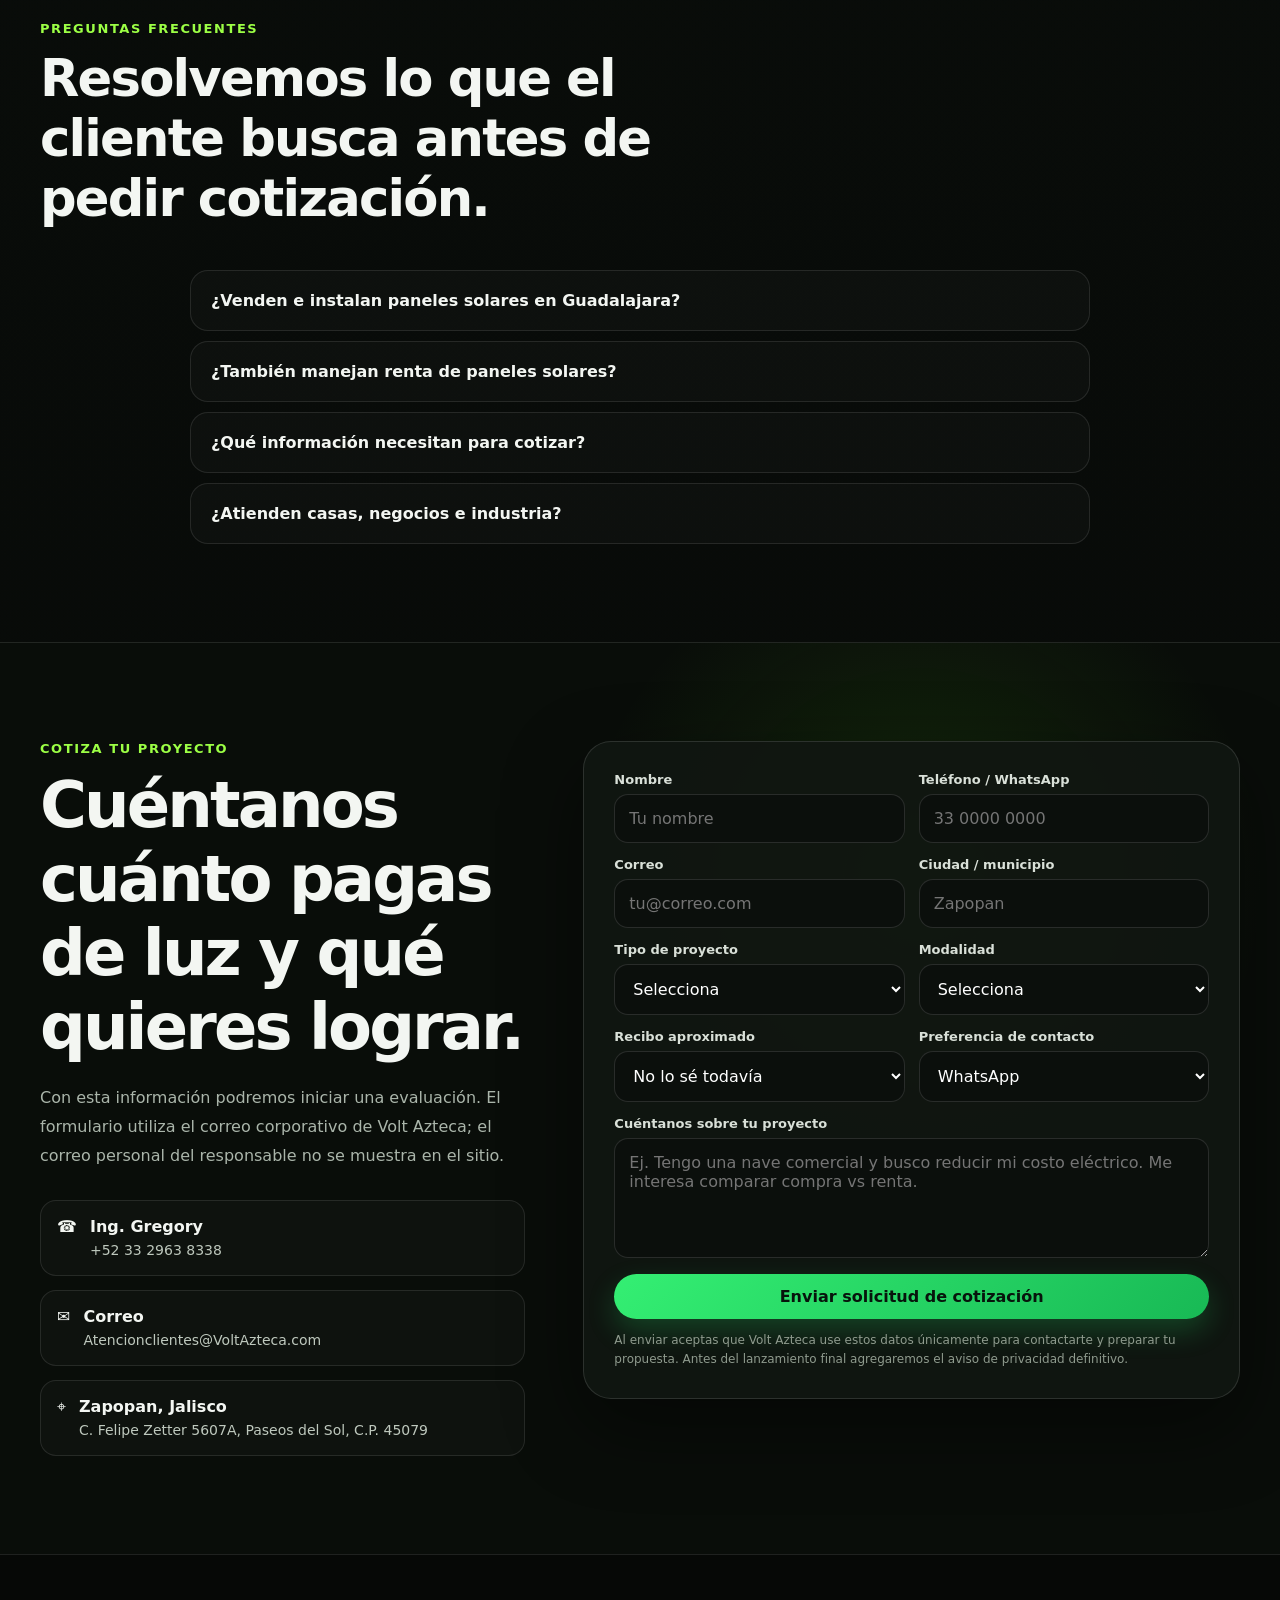
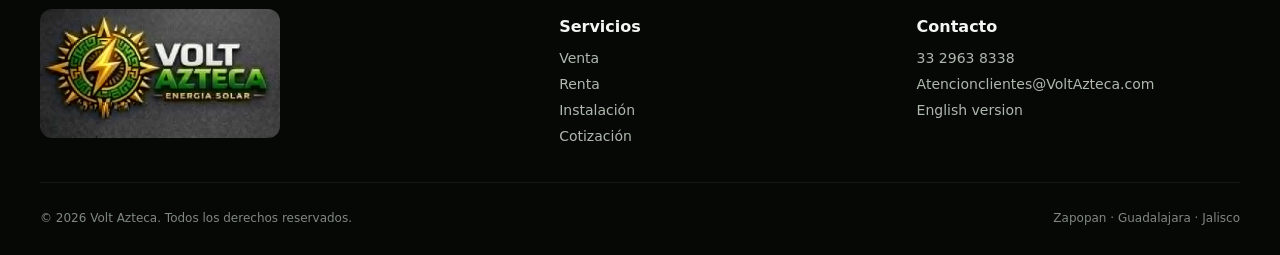
<file: es/index.html>
<!doctype html>
<html lang="es-MX">
<head>
<meta charset="utf-8"><meta name="viewport" content="width=device-width,initial-scale=1">
<title>Paneles Solares en Guadalajara | Venta, Renta e Instalación | Volt Azteca</title>
<meta name="description" content="Volt Azteca: venta, renta e instalación de paneles solares en Guadalajara, Zapopan y Zona Metropolitana. Solicita una evaluación y cotización para hogar, negocio o industria.">
<meta name="theme-color" content="#080a09"><meta name="robots" content="index,follow,max-image-preview:large">
<link rel="canonical" href="https://gregory95214.github.io/volt-azteca-web/es/">
<link rel="alternate" hreflang="es-MX" href="https://gregory95214.github.io/volt-azteca-web/es/"><link rel="alternate" hreflang="en" href="https://gregory95214.github.io/volt-azteca-web/en/"><link rel="alternate" hreflang="x-default" href="https://gregory95214.github.io/volt-azteca-web/es/">
<meta property="og:type" content="website"><meta property="og:title" content="Volt Azteca — Energía Solar en Guadalajara"><meta property="og:description" content="Venta, renta e instalación de paneles solares para hogares y empresas."><meta property="og:image" content="https://gregory95214.github.io/volt-azteca-web/assets/og-volt-azteca.jpg"><meta property="og:locale" content="es_MX">
<link rel="preload" href="../assets/volt-azteca-logo.jpg" as="image"><link rel="stylesheet" href="../assets/styles.css?v=20261006-2">
<script type="application/ld+json">{"@context":"https://schema.org","@type":"LocalBusiness","name":"Volt Azteca","description":"Venta, renta e instalación de sistemas de energía solar en Guadalajara y Zona Metropolitana.","url":"https://gregory95214.github.io/volt-azteca-web/es/","image":"https://gregory95214.github.io/volt-azteca-web/assets/og-volt-azteca.jpg","logo":"https://gregory95214.github.io/volt-azteca-web/assets/volt-azteca-logo.jpg","telephone":"+52 33 2963 8338","email":"Atencionclientes@VoltAzteca.com","address":{"@type":"PostalAddress","streetAddress":"C. Felipe Zetter 5607A","addressLocality":"Zapopan","addressRegion":"Jalisco","postalCode":"45079","addressCountry":"MX"},"areaServed":["Guadalajara","Zapopan","Tlaquepaque","Tonalá","Tlajomulco de Zúñiga","Jalisco"],"knowsAbout":["Paneles solares","Sistemas fotovoltaicos","Instalación solar","Renta de paneles solares"]}</script>
</head>
<body>
<a class="skip" href="#contenido">Saltar al contenido</a>
<header class="site-header"><div class="container nav"><a class="brand" href="#inicio" aria-label="Volt Azteca"><img src="../assets/volt-azteca-logo.jpg" alt="Volt Azteca Energía Solar" width="1180" height="630"></a><nav class="nav-links" aria-label="Principal"><a href="#servicios">Servicios</a><a href="#soluciones">Soluciones</a><a href="#proceso">Proceso</a><a href="#equipos">Equipos</a><a href="#faq">Preguntas</a><a href="#contacto">Contacto</a></nav><div class="nav-actions"><a class="lang-link" href="../en/" hreflang="en">EN</a><a class="btn btn-primary btn-whatsapp" href="https://wa.me/523329638338?text=Hola%20Volt%20Azteca%2C%20quiero%20cotizar%20paneles%20solares" rel="noopener" data-track="nav_whatsapp"><span class="btn-icon" aria-hidden="true"><svg viewBox="0 0 24 24"><path d="M20.52 3.48A11.86 11.86 0 0 0 12.06 0C5.53 0 .22 5.31.22 11.84c0 2.08.54 4.1 1.57 5.88L0 24l6.45-1.69a11.8 11.8 0 0 0 5.61 1.43h.01c6.52 0 11.83-5.31 11.83-11.84 0-3.16-1.23-6.13-3.38-8.42Zm-8.46 18.26h-.01a9.84 9.84 0 0 1-5.01-1.37l-.36-.21-3.83 1 1.02-3.73-.23-.38a9.8 9.8 0 0 1-1.51-5.21C2.13 6.42 6.65 1.9 12.06 1.9c2.63 0 5.1 1.02 6.96 2.89a9.77 9.77 0 0 1 2.88 6.96c0 5.42-4.42 9.99-9.84 9.99Zm5.4-7.42c-.29-.15-1.72-.85-1.99-.95-.26-.1-.45-.15-.64.15-.19.29-.74.95-.9 1.14-.17.19-.34.22-.63.07-.29-.15-1.24-.46-2.36-1.48-.87-.77-1.45-1.73-1.62-2.02-.17-.29-.02-.45.13-.6.14-.14.29-.34.43-.5.14-.17.19-.29.29-.48.1-.19.05-.36-.02-.5-.07-.15-.64-1.55-.88-2.12-.23-.55-.46-.48-.64-.49h-.55c-.19 0-.5.07-.76.36-.26.29-1 1-.99 2.44 0 1.44 1.04 2.83 1.19 3.03.14.19 2.05 3.13 5.06 4.39.71.31 1.26.49 1.69.63.71.22 1.36.19 1.87.12.57-.09 1.72-.7 1.97-1.37.24-.67.24-1.25.17-1.37-.07-.12-.26-.19-.55-.34Z"></path></svg></span>WhatsApp</a><button class="mobile-menu" aria-label="Abrir menú" aria-expanded="false">☰</button></div></div><nav class="mobile-panel" aria-label="Móvil" style="display:none"><a href="#servicios">Servicios</a><a href="#soluciones">Soluciones</a><a href="#proceso">Proceso</a><a href="#equipos">Equipos</a><a href="#contacto">Cotizar</a><a href="../en/">English</a></nav></header>
<main id="contenido">
<section class="hero" id="inicio"><div class="container hero-grid"><div><span class="eyebrow"><span class="eyebrow-dot"></span>Energía solar en Guadalajara y ZMG</span><h1>Tu energía. <span class="gradient-text">Tu ahorro. Tu control.</span></h1><p>Venta, renta —incluyendo esquemas con opción de compra según proyecto— e instalación de paneles solares para hogares, comercios e industria. En Volt Azteca diseñamos la solución alrededor de tu consumo, tu espacio y la forma de inversión que más te convenga.</p><div class="hero-actions"><a class="btn btn-primary btn-whatsapp" href="https://wa.me/523329638338?text=Hola%20Volt%20Azteca%2C%20quiero%20cotizar%20paneles%20solares" rel="noopener" data-track="hero_whatsapp_primary"><span class="btn-icon" aria-hidden="true"><svg viewBox="0 0 24 24"><path d="M20.52 3.48A11.86 11.86 0 0 0 12.06 0C5.53 0 .22 5.31.22 11.84c0 2.08.54 4.1 1.57 5.88L0 24l6.45-1.69a11.8 11.8 0 0 0 5.61 1.43h.01c6.52 0 11.83-5.31 11.83-11.84 0-3.16-1.23-6.13-3.38-8.42Zm-8.46 18.26h-.01a9.84 9.84 0 0 1-5.01-1.37l-.36-.21-3.83 1 1.02-3.73-.23-.38a9.8 9.8 0 0 1-1.51-5.21C2.13 6.42 6.65 1.9 12.06 1.9c2.63 0 5.1 1.02 6.96 2.89a9.77 9.77 0 0 1 2.88 6.96c0 5.42-4.42 9.99-9.84 9.99Zm5.4-7.42c-.29-.15-1.72-.85-1.99-.95-.26-.1-.45-.15-.64.15-.19.29-.74.95-.9 1.14-.17.19-.34.22-.63.07-.29-.15-1.24-.46-2.36-1.48-.87-.77-1.45-1.73-1.62-2.02-.17-.29-.02-.45.13-.6.14-.14.29-.34.43-.5.14-.17.19-.29.29-.48.1-.19.05-.36-.02-.5-.07-.15-.64-1.55-.88-2.12-.23-.55-.46-.48-.64-.49h-.55c-.19 0-.5.07-.76.36-.26.29-1 1-.99 2.44 0 1.44 1.04 2.83 1.19 3.03.14.19 2.05 3.13 5.06 4.39.71.31 1.26.49 1.69.63.71.22 1.36.19 1.87.12.57-.09 1.72-.7 1.97-1.37.24-.67.24-1.25.17-1.37-.07-.12-.26-.19-.55-.34Z"></path></svg></span>Cotizar por WhatsApp</a><a class="btn btn-ghost" href="#contacto" data-track="hero_form">Solicitar evaluación</a></div><div class="trust-row"><span class="trust-item"><span class="check">✓</span>Venta o renta</span><span class="trust-item"><span class="check">✓</span>Proyecto a la medida</span><span class="trust-item"><span class="check">✓</span>Atención residencial y empresarial</span></div></div><div class="hero-visual" aria-hidden="true"><div class="sun-glow"></div><div class="orbit"></div><div class="solar-stage"><div class="panel p1"></div><div class="panel p2"></div><div class="panel p3"></div><div class="energy-line"></div></div><div class="floating-card fc1">Modalidades<b>Compra + Renta</b></div><div class="floating-card fc2">Cobertura inicial<b>Guadalajara · ZMG</b></div></div></div></section>
<div class="container stats reveal"><div class="stat"><strong>3 modalidades</strong><span>Venta, renta e instalación según tu proyecto.</span></div><div class="stat"><strong>Hogar</strong><span>Soluciones dimensionadas al consumo residencial.</span></div><div class="stat"><strong>Empresa</strong><span>Proyectos para comercios, oficinas e industria.</span></div><div class="stat"><strong>ZMG</strong><span>Atención desde Zapopan para la Zona Metropolitana.</span></div></div>
<section id="servicios"><div class="container"><div class="section-head reveal"><div><div class="kicker">Servicios</div><h2>Una solución solar completa, sin hacerte navegar entre proveedores.</h2></div><p>Venta, renta e instalación con una evaluación técnica basada en consumo, sitio y objetivos del proyecto.</p></div><div class="cards"><article class="card reveal"><div class="card-icon">☀</div><h3>Venta de paneles solares</h3><p>Sistema fotovoltaico dimensionado según consumo, superficie disponible y objetivos de ahorro.</p><ul><li>Residencial, comercial e industrial</li><li>Propuesta técnica y económica</li><li>Equipos seleccionados por proyecto</li></ul></article><article class="card reveal"><div class="card-icon">↻</div><h3>Renta de sistemas solares</h3><p>Una alternativa para negocios que prefieren adoptar energía solar sin concentrar toda la inversión al inicio; el esquema puede contemplar opción de compra cuando aplique al contrato.</p><ul><li>Evaluación de viabilidad</li><li>Esquema adaptable al proyecto</li><li>Enfoque empresarial</li></ul></article><article class="card reveal"><div class="card-icon">⚡</div><h3>Instalación y puesta en marcha</h3><p>Planeación de montaje, instalación del sistema y acompañamiento para dejar una solución lista para operar.</p><ul><li>Revisión del sitio</li><li>Instalación eléctrica y mecánica</li><li>Entrega y explicación del sistema</li></ul></article></div></div></section>
<section class="solution-band" id="soluciones"><div class="container split"><div class="reveal"><div class="kicker">Compra o renta</div><h2 style="font-size:clamp(36px,4.6vw,60px);letter-spacing:-.04em;margin:0 0 18px">No todos los clientes necesitan comprar de la misma forma.</h2><p style="color:var(--muted);line-height:1.8">Quien quiere invertir puede adquirir el sistema; quien quiere cuidar flujo de efectivo puede explorar renta. Evaluamos qué modalidad encaja mejor con cada proyecto.</p><a class="btn btn-gold" href="#contacto" data-track="compare_quote">Comparar opciones</a></div><div class="compare reveal"><article class="compare-card featured"><span class="tag">Propiedad del sistema</span><h3>Compra</h3><p>Para quien busca adquirir el sistema y capturar el valor de la inversión a largo plazo.</p><ul><li>Proyecto dimensionado</li><li>Activo propio</li><li>Ideal para casa o empresa</li></ul></article><article class="compare-card"><span class="tag">Menor desembolso inicial</span><h3>Renta</h3><p>Para empresas que quieren evaluar un esquema solar sin hacer toda la compra inicial del equipo.</p><ul><li>Modelo por evaluar</li><li>Enfoque en flujo</li><li>Cotización personalizada</li></ul></article></div></div></section>
<section id="proceso"><div class="container"><div class="section-head reveal"><div><div class="kicker">Cómo trabajamos</div><h2>De tu recibo de luz a una propuesta clara.</h2></div><p>Pedimos la información técnica necesaria para recomendar una solución viable desde el primer contacto.</p></div><div class="process"><article class="step reveal"><h3>Compártenos tu consumo</h3><p>Recibo CFE y últimos 12 meses de consumo, tipo de inmueble, ubicación y objetivo del proyecto.</p></article><article class="step reveal"><h3>Evaluamos tu proyecto</h3><p>Revisamos área útil, sombras y obstáculos, orientación, tipo de techo/anclaje, fases, centro de carga, tierra física, recorrido de cable y ubicación del inversor.</p></article><article class="step reveal"><h3>Recibes una propuesta</h3><p>Te presentamos sistema propuesto, estructura, protecciones, canalización, modalidad comercial y alcances antes de autorizar.</p></article><article class="step reveal"><h3>Instalación</h3><p>Coordinamos estructura, montaje, cableado, protecciones, pruebas y puesta en marcha del sistema aprobado.</p></article></div></div></section>
<section id="equipos"><div class="container"><div class="section-head reveal"><div><div class="kicker">Equipos y proyectos</div><h2>Una web preparada para mostrar trabajo real.</h2></div><p>Los espacios visuales se sustituirán por fotografías de paneles, inversores, estructuras e instalaciones reales de Volt Azteca.</p></div><div class="visual-gallery"><div class="gallery-main reveal"><div class="gallery-badge">Showcase técnico</div><div class="equipment-art solar-array"><div class="sun-reflection"></div><div class="media-grid"></div><div class="media-sheen"></div></div><div class="gallery-label"><b>Paneles fotovoltaicos de alto rendimiento</b>Una sección principal mucho más visual para mostrar instalaciones, arreglos sobre techo y sistemas dimensionados según el consumo del cliente.<div class="gallery-points"><span>Residencial</span><span>Comercial</span><span>Alto impacto visual</span></div></div></div><div class="gallery-stack"><div class="reveal"><div class="gallery-badge">Hardware</div><div class="equipment-art inverter-card"><div class="mini-badge">Inversor + protecciones</div><div class="media-grid"></div><div class="media-sheen"></div></div><div class="gallery-label"><b>Inversores, protecciones y monitoreo</b>Espacio ideal para mostrar equipos reales, tableros, protecciones DC/AC y sistemas de monitoreo del proyecto.</div></div><div class="reveal"><div class="gallery-badge">Estructura</div><div class="equipment-art roof-structure"><div class="media-grid"></div><div class="media-sheen"></div></div><div class="gallery-label"><b>Estructura, anclaje y canalización</b>Presenta rieles, clamps, PTR, cableado fotovoltaico, conectores MC4 y detalles constructivos de manera más atractiva.</div></div></div></div></div></section>
<section><div class="container"><div class="map-card reveal"><div class="map-copy"><div class="kicker">Ubicación y cobertura</div><h3>Volt Azteca · Zapopan</h3><p>C. Felipe Zetter 5607A, Paseos del Sol, Zapopan, Jalisco, C.P. 45079.</p><p>Atención inicial en Guadalajara, Zapopan y Zona Metropolitana. La cobertura de cada proyecto se confirma en la cotización.</p><a class="btn btn-ghost" href="https://www.google.com/maps/search/?api=1&query=C.%20Felipe%20Zetter%205607A%2C%20Paseos%20del%20Sol%2C%20Zapopan%2C%20Jalisco%2045079" rel="noopener" data-track="maps">Ver ubicación</a></div><div class="map-art" aria-hidden="true"><div class="pin"></div></div></div></div></section>
<section id="faq"><div class="container"><div class="section-head reveal"><div><div class="kicker">Preguntas frecuentes</div><h2>Resolvemos lo que el cliente busca antes de pedir cotización.</h2></div></div><div class="faq"><details class="reveal"><summary>¿Venden e instalan paneles solares en Guadalajara?</summary><p>Sí. Volt Azteca ofrece venta e instalación de sistemas solares y atiende proyectos desde Zapopan hacia Guadalajara y la Zona Metropolitana, sujeto a evaluación del proyecto.</p></details><details class="reveal"><summary>¿También manejan renta de paneles solares?</summary><p>Sí. La renta se cotiza de forma personalizada, especialmente para proyectos empresariales. Dependiendo del contrato, puede manejarse con opción de compra.</p></details><details class="reveal"><summary>¿Qué información necesitan para cotizar?</summary><p>Ciudad, tipo de inmueble, consumo o monto aproximado de tu recibo de luz y si buscas compra o renta. Un recibo CFE reciente ayuda a dimensionar mejor.</p></details><details class="reveal"><summary>¿Atienden casas, negocios e industria?</summary><p>Sí. Dimensionamos la solución según el tipo de consumo, espacio disponible y características eléctricas del inmueble.</p></details></div></div></section>
<section class="quote-section" id="contacto"><div class="container quote-grid"><div class="quote-copy reveal"><div class="kicker">Cotiza tu proyecto</div><h2>Cuéntanos cuánto pagas de luz y qué quieres lograr.</h2><p>Con esta información podremos iniciar una evaluación. El formulario utiliza el correo corporativo de Volt Azteca; el correo personal del responsable no se muestra en el sitio.</p><div class="contact-list"><div class="contact-item"><div>☎</div><div><strong>Ing. Gregory</strong><a href="tel:+523329638338" data-track="phone">+52 33 2963 8338</a></div></div><div class="contact-item"><div>✉</div><div><strong>Correo</strong><a href="mailto:Atencionclientes@VoltAzteca.com">Atencionclientes@VoltAzteca.com</a></div></div><div class="contact-item"><div>⌖</div><div><strong>Zapopan, Jalisco</strong><span>C. Felipe Zetter 5607A, Paseos del Sol, C.P. 45079</span></div></div></div></div><form class="form-card reveal" id="lead-form" action="https://formsubmit.co/Atencionclientes@VoltAzteca.com" method="POST"><input type="hidden" name="_subject" value="Nueva cotización desde Volt Azteca"><input type="hidden" name="_captcha" value="false"><input type="hidden" name="_template" value="table"><input type="text" name="_honey" style="display:none" tabindex="-1" autocomplete="off"><div class="form-grid"><div class="field"><label for="nombre">Nombre</label><input id="nombre" name="nombre" autocomplete="name" required placeholder="Tu nombre"></div><div class="field"><label for="tel">Teléfono / WhatsApp</label><input id="tel" name="telefono" autocomplete="tel" required placeholder="33 0000 0000"></div><div class="field"><label for="email">Correo</label><input id="email" name="correo" type="email" autocomplete="email" required placeholder="tu@correo.com"></div><div class="field"><label for="ciudad">Ciudad / municipio</label><input id="ciudad" name="ciudad" required placeholder="Zapopan"></div><div class="field"><label for="tipo">Tipo de proyecto</label><select id="tipo" name="tipo_proyecto" required><option value="">Selecciona</option><option>Casa</option><option>Comercio / oficina</option><option>Industria</option><option>Otro</option></select></div><div class="field"><label for="modalidad">Modalidad</label><select id="modalidad" name="modalidad" required><option value="">Selecciona</option><option>Compra</option><option>Renta / opción de compra</option><option>Quiero comparar ambas</option></select></div><div class="field"><label for="recibo">Recibo aproximado</label><select id="recibo" name="recibo_aproximado"><option>No lo sé todavía</option><option>Menos de $1,500</option><option>$1,500 – $3,000</option><option>$3,001 – $7,500</option><option>$7,501 – $20,000</option><option>Más de $20,000</option></select></div><div class="field"><label for="contacto">Preferencia de contacto</label><select id="contacto" name="preferencia_contacto"><option>WhatsApp</option><option>Llamada</option><option>Correo</option></select></div><div class="field full"><label for="mensaje">Cuéntanos sobre tu proyecto</label><textarea id="mensaje" name="mensaje" placeholder="Ej. Tengo una nave comercial y busco reducir mi costo eléctrico. Me interesa comparar compra vs renta."></textarea></div></div><button class="btn btn-primary" type="submit">Enviar solicitud de cotización</button><p class="form-note">Al enviar aceptas que Volt Azteca use estos datos únicamente para contactarte y preparar tu propuesta. Antes del lanzamiento final agregaremos el aviso de privacidad definitivo.</p></form></div></section>
</main>
<footer><div class="container"><div class="footer-grid"><div class="footer-brand"><img src="../assets/volt-azteca-logo.jpg" alt="Volt Azteca"></div><div class="footer-col"><h4>Servicios</h4><a href="#servicios">Venta</a><a href="#servicios">Renta</a><a href="#servicios">Instalación</a><a href="#contacto">Cotización</a></div><div class="footer-col"><h4>Contacto</h4><a href="tel:+523329638338">33 2963 8338</a><a href="mailto:Atencionclientes@VoltAzteca.com">Atencionclientes@VoltAzteca.com</a><a href="../en/">English version</a></div></div><div class="copyright"><span>© <span data-year></span> Volt Azteca. Todos los derechos reservados.</span><span>Zapopan · Guadalajara · Jalisco</span></div></div></footer>
<a class="whatsapp-float" href="https://wa.me/523329638338?text=Hola%20Volt%20Azteca%2C%20quiero%20informaci%C3%B3n%20sobre%20paneles%20solares" aria-label="Contactar por WhatsApp" rel="noopener" data-track="floating_whatsapp"><span class="btn-icon" aria-hidden="true"><svg viewBox="0 0 24 24"><path d="M20.52 3.48A11.86 11.86 0 0 0 12.06 0C5.53 0 .22 5.31.22 11.84c0 2.08.54 4.1 1.57 5.88L0 24l6.45-1.69a11.8 11.8 0 0 0 5.61 1.43h.01c6.52 0 11.83-5.31 11.83-11.84 0-3.16-1.23-6.13-3.38-8.42Zm-8.46 18.26h-.01a9.84 9.84 0 0 1-5.01-1.37l-.36-.21-3.83 1 1.02-3.73-.23-.38a9.8 9.8 0 0 1-1.51-5.21C2.13 6.42 6.65 1.9 12.06 1.9c2.63 0 5.1 1.02 6.96 2.89a9.77 9.77 0 0 1 2.88 6.96c0 5.42-4.42 9.99-9.84 9.99Zm5.4-7.42c-.29-.15-1.72-.85-1.99-.95-.26-.1-.45-.15-.64.15-.19.29-.74.95-.9 1.14-.17.19-.34.22-.63.07-.29-.15-1.24-.46-2.36-1.48-.87-.77-1.45-1.73-1.62-2.02-.17-.29-.02-.45.13-.6.14-.14.29-.34.43-.5.14-.17.19-.29.29-.48.1-.19.05-.36-.02-.5-.07-.15-.64-1.55-.88-2.12-.23-.55-.46-.48-.64-.49h-.55c-.19 0-.5.07-.76.36-.26.29-1 1-.99 2.44 0 1.44 1.04 2.83 1.19 3.03.14.19 2.05 3.13 5.06 4.39.71.31 1.26.49 1.69.63.71.22 1.36.19 1.87.12.57-.09 1.72-.7 1.97-1.37.24-.67.24-1.25.17-1.37-.07-.12-.26-.19-.55-.34Z"></path></svg></span></a><script src="../assets/site.js?v=20261006-2" defer></script>
</body></html>
</file>
<file: assets/styles.css>
:root{--bg:#080a09;--bg-soft:#101410;--card:rgba(17,22,18,.78);--card-strong:#151b16;--text:#f3f6f2;--muted:#aab5aa;--green:#56d319;--green-2:#9cff45;--gold:#ffbf16;--gold-2:#ffe171;--line:rgba(255,255,255,.1);--shadow:0 28px 80px rgba(0,0,0,.45);--radius:24px;--max:1200px}*{box-sizing:border-box}html{scroll-behavior:smooth}body{margin:0;font-family:Inter,ui-sans-serif,system-ui,-apple-system,BlinkMacSystemFont,"Segoe UI",sans-serif;color:var(--text);background:radial-gradient(circle at 12% 8%,rgba(86,211,25,.12),transparent 25%),radial-gradient(circle at 88% 18%,rgba(255,191,22,.10),transparent 25%),linear-gradient(180deg,#080a09 0%,#0a0e0b 52%,#070907 100%);overflow-x:hidden}a{color:inherit;text-decoration:none}img{max-width:100%;display:block}button,input,select,textarea{font:inherit}.container{width:min(calc(100% - 32px),var(--max));margin:auto}.skip{position:absolute;left:-999px;top:auto}.skip:focus{left:16px;top:16px;z-index:1000;background:#fff;color:#000;padding:10px 14px;border-radius:10px}.site-header{position:sticky;top:0;z-index:70;background:rgba(7,10,8,.72);backdrop-filter:blur(18px);border-bottom:1px solid rgba(255,255,255,.06)}.nav{height:78px;display:flex;align-items:center;justify-content:space-between;gap:24px}.brand{display:flex;align-items:center;gap:12px;min-width:200px}.brand img{width:196px;height:auto;border-radius:12px}.nav-links{display:flex;align-items:center;gap:24px;font-size:14px;color:#d7ded6}.nav-links a{transition:.2s ease}.nav-links a:hover{color:var(--green-2)}.nav-actions{display:flex;align-items:center;gap:10px}.lang-link{border:1px solid var(--line);padding:9px 12px;border-radius:999px;color:#dce5dc;font-size:13px}.btn{display:inline-flex;align-items:center;justify-content:center;gap:9px;border:0;border-radius:999px;padding:13px 20px;font-weight:800;cursor:pointer;transition:transform .2s ease,box-shadow .2s ease,background .2s ease}.btn:hover{transform:translateY(-2px)}.btn-primary{color:#07140c;background:linear-gradient(135deg,#34ef73,#18b955);box-shadow:0 12px 28px rgba(37,211,102,.24)}
.btn-whatsapp{color:#07140c;background:linear-gradient(135deg,#4af487,#22c55e);box-shadow:0 14px 30px rgba(37,211,102,.26)}
.btn-icon{width:18px;height:18px;display:inline-flex;align-items:center;justify-content:center;flex:0 0 18px}
.btn-icon svg{width:18px;height:18px;fill:currentColor}.btn-gold{color:#211400;background:linear-gradient(135deg,var(--gold-2),var(--gold));box-shadow:0 12px 28px rgba(255,191,22,.18)}.btn-ghost{border:1px solid var(--line);background:rgba(255,255,255,.04);color:#fff}.mobile-menu{display:none;background:none;border:0;color:#fff;font-size:26px}.mobile-panel{display:none}.hero{position:relative;min-height:780px;display:grid;align-items:center;padding:86px 0 76px;isolation:isolate}.hero::before{content:"";position:absolute;inset:0;background-image:linear-gradient(rgba(255,255,255,.025) 1px,transparent 1px),linear-gradient(90deg,rgba(255,255,255,.025) 1px,transparent 1px);background-size:46px 46px;mask-image:linear-gradient(to bottom,black,transparent 80%);z-index:-2}.hero-grid{display:grid;grid-template-columns:1.02fr .98fr;gap:64px;align-items:center}.eyebrow{display:inline-flex;gap:8px;align-items:center;padding:8px 12px;border:1px solid rgba(156,255,69,.22);border-radius:999px;background:rgba(86,211,25,.08);font-size:13px;color:#dfffcc;font-weight:700;letter-spacing:.03em}.eyebrow-dot{width:8px;height:8px;border-radius:50%;background:var(--green-2);box-shadow:0 0 18px var(--green-2)}h1{font-size:clamp(48px,6.5vw,84px);line-height:.96;letter-spacing:-.045em;margin:24px 0 24px;max-width:800px}.gradient-text{background:linear-gradient(90deg,#fff 10%,var(--gold-2) 50%,var(--green-2));-webkit-background-clip:text;background-clip:text;color:transparent}.hero p{font-size:19px;line-height:1.65;color:#c1c9c0;max-width:690px;margin:0 0 30px}.hero-actions{display:flex;gap:12px;flex-wrap:wrap}.trust-row{display:flex;gap:28px;flex-wrap:wrap;margin-top:34px;color:#c9d2c8;font-size:13px}.trust-item{display:flex;align-items:center;gap:8px}.check{color:var(--green-2);font-weight:900}.hero-visual{position:relative;min-height:560px;perspective:1200px}.orbit{position:absolute;border:1px solid rgba(255,255,255,.08);border-radius:50%;inset:10% 6%;transform:rotateX(68deg) rotateZ(-18deg);box-shadow:0 0 90px rgba(86,211,25,.08) inset}.sun-glow{position:absolute;width:260px;height:260px;border-radius:50%;right:6%;top:7%;background:radial-gradient(circle,#ffea7a 0,#ffc518 28%,rgba(255,197,24,.23) 58%,transparent 70%);filter:blur(1px);opacity:.88}.solar-stage{position:absolute;left:2%;right:2%;bottom:5%;height:410px;transform-style:preserve-3d;transform:rotateX(6deg) rotateY(-12deg);transition:transform .12s linear;will-change:transform}.panel{position:absolute;width:360px;height:220px;border-radius:18px;padding:12px;background:linear-gradient(145deg,#111c23,#071017);border:1px solid rgba(255,255,255,.26);box-shadow:var(--shadow);transform-style:preserve-3d}.panel::before{content:"";position:absolute;inset:12px;border-radius:10px;background:repeating-linear-gradient(90deg,transparent 0 43px,rgba(255,255,255,.12) 44px 45px),repeating-linear-gradient(0deg,transparent 0 50px,rgba(255,255,255,.12) 51px 52px),linear-gradient(145deg,#123c61,#071827 52%,#0c2c46);box-shadow:inset 0 0 40px rgba(39,143,255,.18)}.panel::after{content:"";position:absolute;inset:12px;border-radius:10px;background:linear-gradient(110deg,transparent 0 34%,rgba(255,255,255,.18) 40%,transparent 47%);opacity:.55}.p1{left:8%;top:135px;transform:rotateX(58deg) rotateZ(-8deg) translateZ(48px)}.p2{left:34%;top:68px;transform:rotateX(58deg) rotateZ(-8deg) translateZ(90px)}.p3{left:58%;top:8px;transform:rotateX(58deg) rotateZ(-8deg) translateZ(132px)}.energy-line{position:absolute;left:16%;bottom:28px;width:70%;height:3px;background:linear-gradient(90deg,transparent,var(--green-2),var(--gold),transparent);filter:drop-shadow(0 0 10px var(--green-2));animation:pulse 2.1s infinite ease-in-out}.floating-card{position:absolute;padding:15px 17px;border-radius:18px;background:rgba(12,17,13,.72);backdrop-filter:blur(14px);border:1px solid rgba(255,255,255,.12);box-shadow:0 16px 40px rgba(0,0,0,.28);font-size:13px;color:#dbe3db}.floating-card b{display:block;color:#fff;font-size:18px;margin-top:4px}.fc1{top:4%;left:2%;animation:float 4.6s ease-in-out infinite}.fc2{right:-2%;bottom:11%;animation:float 5.3s ease-in-out infinite reverse}section{padding:98px 0}.section-head{display:flex;justify-content:space-between;gap:24px;align-items:end;margin-bottom:42px}.section-head h2{font-size:clamp(34px,4vw,54px);letter-spacing:-.035em;margin:0;max-width:760px}.section-head p{max-width:520px;color:var(--muted);line-height:1.7;margin:0}.kicker{color:var(--green-2);font-weight:800;font-size:13px;text-transform:uppercase;letter-spacing:.12em;margin-bottom:12px}.stats{display:grid;grid-template-columns:repeat(4,1fr);gap:14px;margin-top:-48px;position:relative;z-index:4}.stat{padding:24px;border-radius:20px;background:rgba(18,23,19,.86);border:1px solid var(--line);box-shadow:0 18px 44px rgba(0,0,0,.26)}.stat strong{font-size:26px;display:block}.stat span{color:var(--muted);font-size:13px;line-height:1.5;display:block;margin-top:6px}.cards{display:grid;grid-template-columns:repeat(3,1fr);gap:18px}.card{position:relative;padding:28px;border-radius:var(--radius);background:linear-gradient(180deg,rgba(255,255,255,.055),rgba(255,255,255,.025));border:1px solid var(--line);overflow:hidden;transition:.28s ease}.card:hover{transform:translateY(-7px);border-color:rgba(156,255,69,.28);box-shadow:0 24px 64px rgba(0,0,0,.32)}.card-icon{width:52px;height:52px;border-radius:16px;display:grid;place-items:center;background:linear-gradient(135deg,rgba(156,255,69,.16),rgba(255,191,22,.12));font-size:24px;margin-bottom:22px}.card h3{font-size:24px;margin:0 0 10px}.card p{color:var(--muted);line-height:1.7;margin:0 0 20px}.card ul{padding:0;margin:0;list-style:none;color:#d4dcd3}.card li{margin:10px 0;display:flex;gap:9px}.card li::before{content:"✓";color:var(--green-2);font-weight:900}.solution-band{background:linear-gradient(135deg,rgba(86,211,25,.08),rgba(255,191,22,.055));border-top:1px solid var(--line);border-bottom:1px solid var(--line)}.split{display:grid;grid-template-columns:1fr 1fr;gap:48px;align-items:center}.compare{display:grid;grid-template-columns:1fr 1fr;gap:14px}.compare-card{padding:26px;border:1px solid var(--line);border-radius:22px;background:#101511}.compare-card.featured{border-color:rgba(156,255,69,.34);box-shadow:0 18px 50px rgba(86,211,25,.1)}.tag{display:inline-flex;padding:6px 10px;border-radius:999px;background:rgba(86,211,25,.12);color:#cfffad;font-size:12px;font-weight:800}.compare-card h3{font-size:26px;margin:16px 0 8px}.compare-card p{color:var(--muted);line-height:1.65}.compare-card ul{list-style:none;padding:0}.compare-card li{margin:11px 0;color:#d6ded5}.process{display:grid;grid-template-columns:repeat(4,1fr);gap:16px;counter-reset:steps}.step{padding:26px 22px;border-radius:22px;border:1px solid var(--line);background:rgba(255,255,255,.03)}.step::before{counter-increment:steps;content:"0" counter(steps);font-size:13px;color:var(--gold);font-weight:900;letter-spacing:.1em}.step h3{font-size:20px;margin:12px 0 8px}.step p{color:var(--muted);font-size:14px;line-height:1.6;margin:0}.visual-gallery{display:grid;grid-template-columns:1.1fr .9fr;gap:18px}
.gallery-main,.gallery-stack>div{position:relative;border:1px solid var(--line);border-radius:26px;overflow:hidden;background:linear-gradient(160deg,#152315,#090c0a)}
.gallery-main{min-height:560px}
.gallery-stack{display:grid;gap:18px}
.gallery-stack>div{min-height:271px}
.media-sheen{position:absolute;inset:0;background:linear-gradient(130deg,rgba(255,255,255,.15),transparent 30%,transparent 60%,rgba(255,255,255,.08));pointer-events:none}
.media-grid{position:absolute;inset:0;background-image:linear-gradient(rgba(255,255,255,.04) 1px,transparent 1px),linear-gradient(90deg,rgba(255,255,255,.04) 1px,transparent 1px);background-size:34px 34px;opacity:.35}
.equipment-art{position:absolute;inset:0;overflow:hidden}
.equipment-art::after{content:"";position:absolute;left:50%;transform:translateX(-50%);bottom:-18%;width:72%;height:38%;background:radial-gradient(circle,rgba(0,0,0,.42),transparent 70%);filter:blur(14px)}
.equipment-art.solar-array::before{content:"";position:absolute;left:10%;top:18%;width:72%;height:44%;border-radius:20px;background:repeating-linear-gradient(90deg,transparent 0 44px,rgba(255,255,255,.14) 45px 46px),repeating-linear-gradient(0deg,transparent 0 40px,rgba(255,255,255,.11) 41px 42px),linear-gradient(145deg,#1d5884,#0b2031);border:12px solid #1f2b30;transform:perspective(860px) rotateX(62deg) rotateZ(-10deg);box-shadow:0 52px 80px rgba(0,0,0,.5)}
.equipment-art.solar-array .sun-reflection{position:absolute;right:8%;top:12%;width:200px;height:200px;border-radius:50%;background:radial-gradient(circle,rgba(255,231,117,.95) 0,rgba(255,194,23,.55) 35%,transparent 72%);filter:blur(3px)}
.equipment-art.inverter-card::before{content:"";position:absolute;left:50%;top:54%;width:160px;height:236px;transform:translate(-50%,-50%) perspective(800px) rotateY(-18deg);border-radius:24px;background:linear-gradient(165deg,#fcfcf7,#c8cec9);box-shadow:28px 28px 60px rgba(0,0,0,.42)}
.equipment-art.inverter-card::after{content:"";position:absolute;left:50%;top:54%;width:110px;height:110px;transform:translate(-50%,-60%);border-radius:50%;background:radial-gradient(circle,#ffffff 0,#ecf0eb 42%,#b7bfb8 70%,transparent 72%)}
.equipment-art.inverter-card .mini-badge{position:absolute;left:20px;top:20px;padding:10px 12px;border-radius:999px;background:rgba(255,255,255,.08);border:1px solid rgba(255,255,255,.12);font-size:12px;font-weight:800;color:#dfffd1}
.equipment-art.roof-structure::before{content:"";position:absolute;left:16%;top:20%;width:64%;height:12px;background:#d5d7d4;border-radius:999px;box-shadow:0 76px 0 #d5d7d4,0 152px 0 #d5d7d4,0 0 0 4px rgba(255,255,255,.06)}
.equipment-art.roof-structure::after{content:"";position:absolute;left:16%;top:18%;width:64%;height:180px;background:linear-gradient(transparent 0 12%,rgba(255,255,255,.14) 12% 14%,transparent 14% 52%,rgba(255,255,255,.14) 52% 54%,transparent 54% 92%,rgba(255,255,255,.14) 92% 94%,transparent 94%);clip-path:polygon(0 12%,100% 0,100% 84%,0 96%);border-radius:24px}
.gallery-badge{position:absolute;top:22px;left:22px;z-index:2;padding:10px 14px;border-radius:999px;background:rgba(8,12,9,.74);border:1px solid rgba(255,255,255,.1);font-size:12px;font-weight:800;letter-spacing:.08em;text-transform:uppercase;color:#eff7ed}
.gallery-label{position:absolute;left:22px;right:22px;bottom:20px;z-index:2;padding:14px 16px;background:rgba(0,0,0,.56);backdrop-filter:blur(14px);border:1px solid var(--line);border-radius:16px;font-size:13px;line-height:1.55}
.gallery-label b{display:block;font-size:17px;margin-bottom:5px;color:#fff}
.gallery-points{display:flex;gap:10px;flex-wrap:wrap;margin-top:10px}
.gallery-points span{padding:6px 10px;border-radius:999px;background:rgba(255,255,255,.08);border:1px solid rgba(255,255,255,.08);font-size:11px;font-weight:700;color:#e2eadf}
.gallery-stack .gallery-label{font-size:12px}.quote-section{background:radial-gradient(circle at 72% 26%,rgba(86,211,25,.15),transparent 30%),#090d09;border-top:1px solid var(--line)}.quote-grid{display:grid;grid-template-columns:.85fr 1.15fr;gap:58px;align-items:start}.quote-copy h2{font-size:clamp(40px,5vw,64px);letter-spacing:-.045em;margin:0 0 20px}.quote-copy p{color:var(--muted);line-height:1.8}.contact-list{display:grid;gap:14px;margin-top:30px}.contact-item{display:flex;gap:13px;align-items:flex-start;padding:16px;border:1px solid var(--line);border-radius:16px;background:rgba(255,255,255,.025)}.contact-item strong{display:block;margin-bottom:4px}.contact-item span,.contact-item a{color:#bec8bd;font-size:14px}.form-card{padding:30px;border-radius:28px;background:rgba(17,22,18,.92);border:1px solid rgba(255,255,255,.12);box-shadow:var(--shadow)}.form-grid{display:grid;grid-template-columns:1fr 1fr;gap:14px}.field{display:grid;gap:7px}.field.full{grid-column:1/-1}.field label{font-size:13px;color:#d9e0d8;font-weight:700}.field input,.field select,.field textarea{width:100%;border:1px solid rgba(255,255,255,.12);border-radius:14px;background:#0b0f0c;color:#fff;padding:14px 14px;outline:none;transition:.2s ease}.field input:focus,.field select:focus,.field textarea:focus{border-color:rgba(156,255,69,.5);box-shadow:0 0 0 3px rgba(86,211,25,.08)}.field textarea{min-height:120px;resize:vertical}.form-note{font-size:12px;color:#8f9b8e;line-height:1.55;margin:12px 0 0}.form-card .btn{width:100%;margin-top:16px}.faq{display:grid;gap:10px;max-width:900px;margin:auto}.faq details{border:1px solid var(--line);border-radius:18px;background:rgba(255,255,255,.025);padding:0 20px}.faq summary{cursor:pointer;padding:20px 0;font-weight:800;list-style:none}.faq summary::-webkit-details-marker{display:none}.faq p{color:var(--muted);line-height:1.7;padding:0 0 20px;margin:0}.map-card{border-radius:28px;border:1px solid var(--line);overflow:hidden;background:linear-gradient(145deg,#121713,#090c0a);display:grid;grid-template-columns:1fr 1fr}.map-copy{padding:34px}.map-copy h3{font-size:30px;margin:0 0 10px}.map-copy p{color:var(--muted);line-height:1.7}.map-art{min-height:310px;position:relative;background:linear-gradient(140deg,#1a211a,#0b100c)}.map-art::before,.map-art::after{content:"";position:absolute;border-radius:50%;border:1px dashed rgba(156,255,69,.25)}.map-art::before{width:260px;height:260px;left:18%;top:8%}.map-art::after{width:150px;height:150px;right:12%;bottom:6%}.pin{position:absolute;left:50%;top:46%;transform:translate(-50%,-50%);width:34px;height:34px;border-radius:50% 50% 50% 0;background:var(--gold);rotate:-45deg;box-shadow:0 0 0 9px rgba(255,191,22,.10),0 0 50px rgba(255,191,22,.22)}.pin::after{content:"";position:absolute;width:10px;height:10px;background:#1b1404;border-radius:50%;left:12px;top:12px}footer{padding:54px 0 30px;border-top:1px solid var(--line);background:#060806}.footer-grid{display:grid;grid-template-columns:1.2fr .8fr .8fr;gap:34px}.footer-brand img{width:240px;border-radius:12px}.footer-brand p{color:var(--muted);max-width:460px;line-height:1.7}.footer-col h4{margin:8px 0 14px}.footer-col a{display:block;color:#aeb8ad;margin:10px 0;font-size:14px}.copyright{display:flex;justify-content:space-between;gap:20px;color:#7f897e;font-size:12px;padding-top:28px;margin-top:28px;border-top:1px solid rgba(255,255,255,.06)}.whatsapp-float{position:fixed;right:18px;bottom:18px;z-index:80;width:62px;height:62px;border-radius:50%;display:grid;place-items:center;background:linear-gradient(135deg,#46ea80,#22c55e);color:#07140c;box-shadow:0 16px 40px rgba(0,0,0,.38);transition:.2s ease}.whatsapp-float svg{width:28px;height:28px;fill:currentColor}.whatsapp-float:hover{transform:scale(1.06)}.reveal{opacity:0;transform:translateY(26px);transition:opacity .8s ease,transform .8s ease}.reveal.visible{opacity:1;transform:none}@keyframes float{0%,100%{transform:translateY(0)}50%{transform:translateY(-12px)}}@keyframes pulse{0%,100%{opacity:.45;transform:scaleX(.88)}50%{opacity:1;transform:scaleX(1)}}@media (prefers-reduced-motion:reduce){*{scroll-behavior:auto!important;animation:none!important;transition:none!important}.reveal{opacity:1;transform:none}}@media(max-width:980px){.nav-links{display:none}.mobile-menu{display:block}.nav-actions .btn{display:none}.hero{min-height:auto}.hero-grid,.split,.quote-grid,.map-card{grid-template-columns:1fr}.hero-visual{min-height:500px}.stats{grid-template-columns:1fr 1fr;margin-top:0}.cards{grid-template-columns:1fr}.process{grid-template-columns:1fr 1fr}.visual-gallery{grid-template-columns:1fr}.gallery-main{min-height:430px}.gallery-stack{grid-template-columns:1fr 1fr}.gallery-stack>div{min-height:300px}.footer-grid{grid-template-columns:1fr 1fr}.footer-brand{grid-column:1/-1}.mobile-panel{display:none;position:absolute;top:78px;left:0;right:0;background:#090d0a;border-bottom:1px solid var(--line);padding:18px 16px}.mobile-panel.open{display:grid;gap:8px}.mobile-panel a{padding:12px;border-radius:12px;background:rgba(255,255,255,.03)}}@media(max-width:620px){.container{width:min(calc(100% - 22px),var(--max))}section{padding:72px 0}.nav{height:70px;gap:10px}.brand{min-width:0}.brand img{width:142px}.nav-actions{gap:6px}.lang-link{padding:7px 9px}.mobile-panel{top:70px}.hero{padding-top:48px;padding-bottom:52px}.hero h1{font-size:clamp(42px,12.4vw,52px);line-height:.98}.hero p{font-size:16px}.hero-actions{display:grid;grid-template-columns:1fr}.hero-actions .btn{width:100%}.hero-visual{min-height:370px;overflow:hidden;border-radius:24px}.panel{width:230px;height:145px}.p1{left:-7%;top:152px}.p2{left:17%;top:98px}.p3{left:40%;top:48px}.sun-glow{width:170px;height:170px;right:-3%}.floating-card{font-size:10px;padding:11px 13px}.floating-card b{font-size:15px}.fc1{left:0}.fc2{right:0;bottom:6%}.stats{grid-template-columns:1fr}.section-head{display:block}.section-head p{margin-top:16px}.compare,.process,.form-grid{grid-template-columns:1fr}.field.full{grid-column:auto}.gallery-main{min-height:390px}.gallery-stack{grid-template-columns:1fr}.gallery-stack>div{min-height:300px}.gallery-label{left:14px;right:14px;bottom:14px;padding:12px}.gallery-points{gap:6px}.gallery-points span{font-size:10px}.form-card{padding:22px}.map-copy{padding:24px}.quote-copy h2{font-size:clamp(36px,10vw,48px)}.footer-grid{grid-template-columns:1fr}.copyright{display:block}.copyright span{display:block;margin-top:8px}.whatsapp-float{width:56px;height:56px;right:14px;bottom:14px}}
</file>
